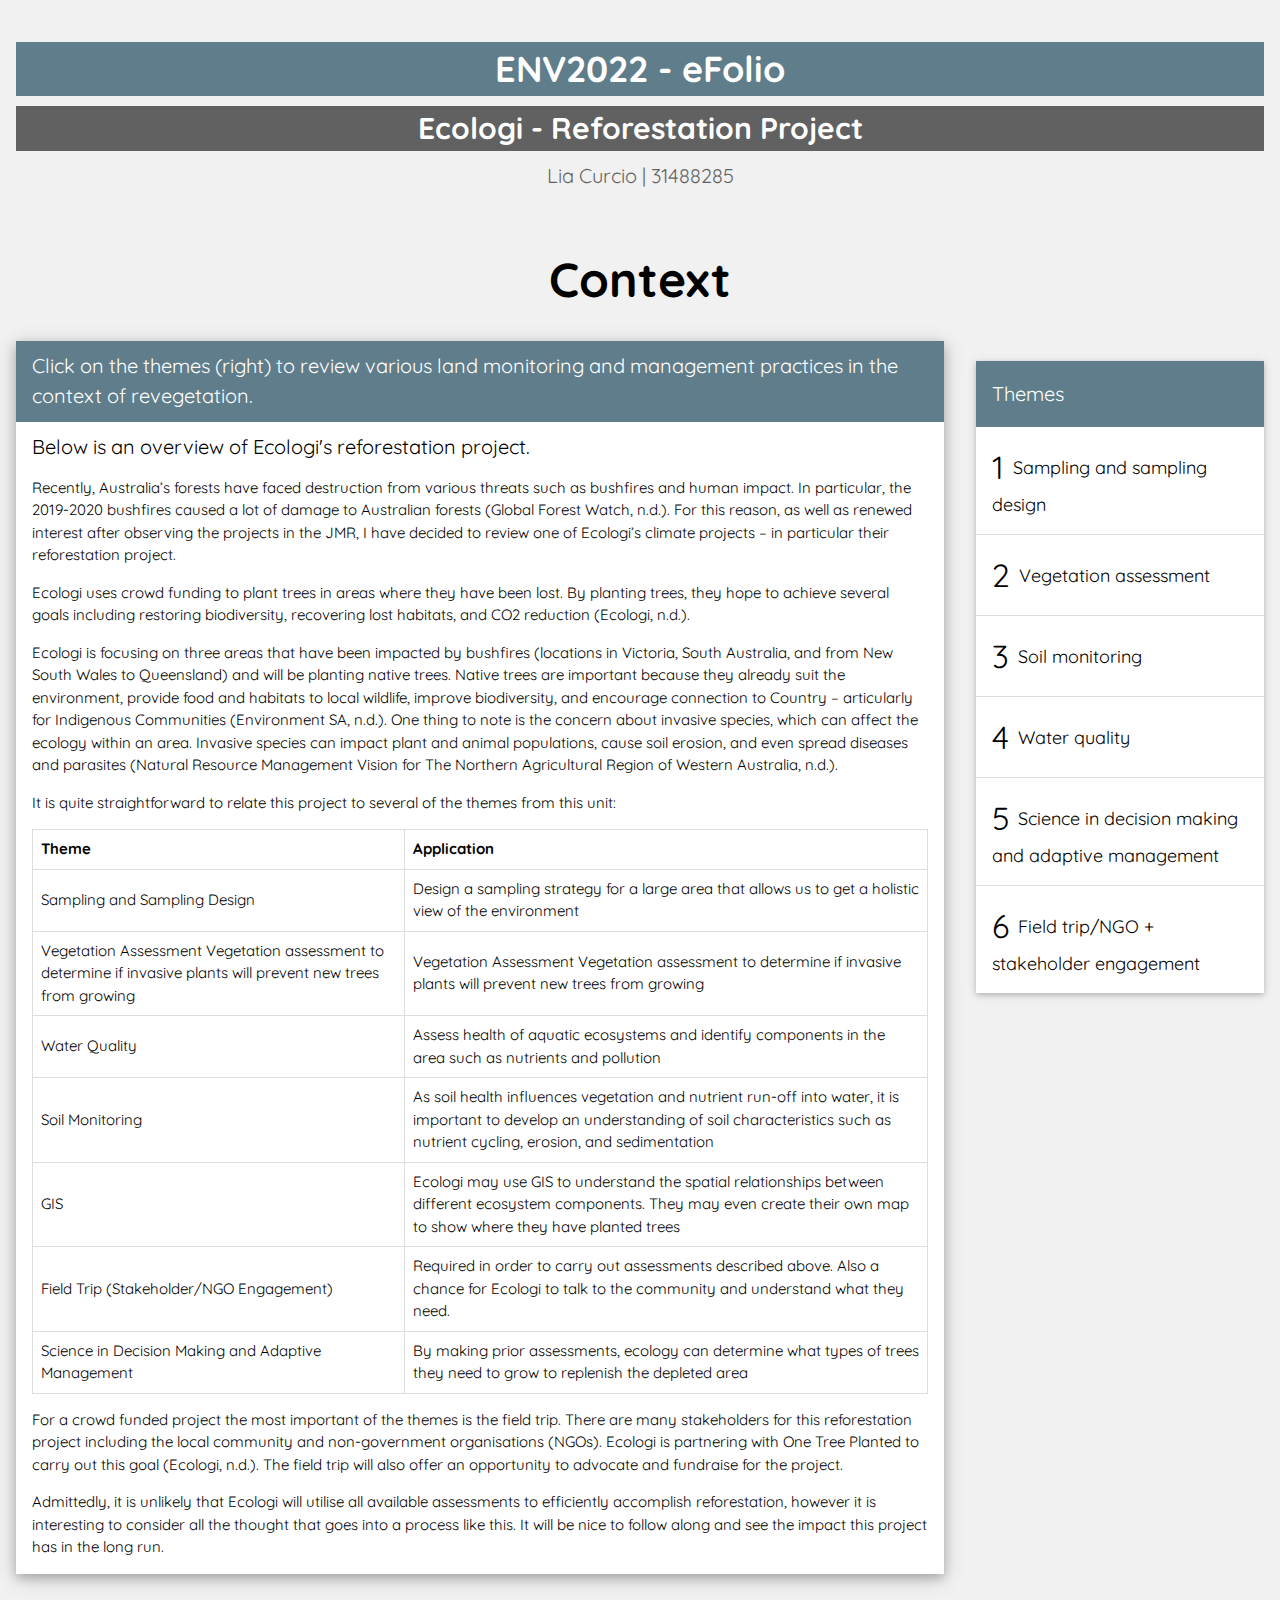
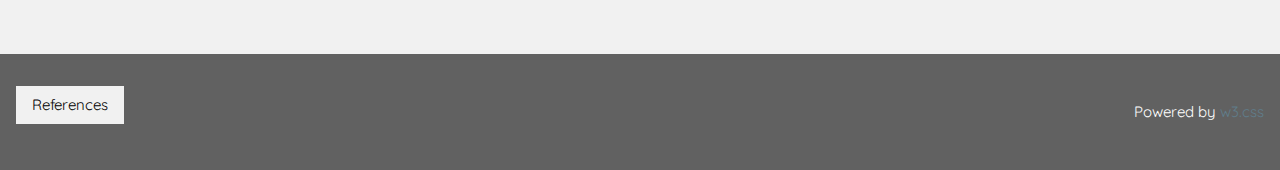
<file: index.html>
<!DOCTYPE html>
<html>
<head>
<title>W3.CSS Template</title>
<meta charset="UTF-8">
<meta name="viewport" content="width=device-width, initial-scale=1">
<link rel="stylesheet" href="https://www.w3schools.com/w3css/4/w3.css">
<link rel="preconnect" href="https://fonts.googleapis.com">
<link rel="preconnect" href="https://fonts.gstatic.com" crossorigin>
<link href="https://fonts.googleapis.com/css2?family=Quicksand&display=swap" rel="stylesheet">
<link rel="stylesheet" href="flow.css">
<style>
body,h1,h2,h3,h4,h5 {font-family: "Quicksand", sans-serif}
</style>
<script src="include.js"></script>
<base target="_blank">
<base>
</head>
<body class="w3-light-grey">

<!-- w3-content defines a container for fixed size centered content, 
and is wrapped around the whole page content, except for the footer in this example -->
<div class="w3-content" style="max-width:1400px">

<!-- Header -->
<div w3-include-html="header.html"></div>
<div class="w3-container w3-center">
  <h1 style="font-size: xxx-large;"><b>Context</b></h1>
</div>
<!-- Grid -->
<div class="w3-row">

<!-- Entries -->
<div class="w3-col s9">
  <!-- Entry 0 -->
  <div class="w3-card-4 w3-margin w3-blue-grey">
    <div class="w3-container">


      <h4>
        Click on the themes (right) to review various land monitoring and management practices in the context of revegetation. 
      </h4>
    </div>
    <div class="w3-container w3-white">
      <h4>
        Below is an overview of Ecologi's reforestation project. 
      </h4>
      <p> 
        Recently, Australia’s forests have faced destruction from various threats such as bushfires and human impact. In particular, the 2019-2020 bushfires caused a lot of damage to Australian forests (Global Forest Watch, n.d.). For this reason, as well as renewed interest after observing the projects in the JMR, I have decided to review one of Ecologi’s climate projects – in particular their reforestation project.
      </p>
      <p>
        Ecologi uses crowd funding to plant trees in areas where they have been lost. By planting trees, they hope to achieve several goals including restoring biodiversity, recovering lost habitats, and CO2 reduction (Ecologi, n.d.).
      </p>
      <p>
        Ecologi is focusing on three areas that have been impacted by bushfires (locations in Victoria, South Australia, and from New South Wales to Queensland) and will be planting native trees. Native trees are important because they already suit the environment, provide food and habitats to local wildlife, improve biodiversity, and encourage connection to Country – articularly for Indigenous Communities (Environment SA, n.d.). One thing to note is the concern about invasive species, which can affect the ecology within an area. Invasive species can impact plant and animal populations, cause soil erosion, and even spread diseases and parasites (Natural Resource Management Vision for The Northern Agricultural Region of Western Australia, n.d.).
      </p>
      <p>It is quite straightforward to relate this project to several of the themes from this unit:</p>
      <table >
        <tr>
          <th>Theme</th>
          <th>Application</th>
        </tr>
        <tr>
          <td>Sampling and Sampling Design</td>
          <td>Design a sampling strategy for a large area that allows us to get a holistic view of the environment</td>
        </tr>
        <tr>
          <td>Vegetation Assessment	Vegetation assessment to determine if invasive plants will prevent new trees from growing</td>
          <td>Vegetation Assessment	Vegetation assessment to determine if invasive plants will prevent new trees from growing</td>
        </tr>
      </tr>
      <tr>
        <td>Water Quality</td>
        <td>Assess health of aquatic ecosystems and identify components in the area such as nutrients and pollution</td>
      </tr>
      <tr>
        <td>Soil Monitoring</td>
        <td>As soil health influences vegetation and nutrient run-off into water, it is important to develop an understanding of soil characteristics such as nutrient cycling, erosion, and sedimentation</td>
      </tr>
      <tr>
        <td>GIS</td>
        <td>Ecologi may use GIS to understand the spatial relationships between different ecosystem components. They may even create their own map to show where they have planted trees</td>
      </tr>
      <tr>
        <td>Field Trip (Stakeholder/NGO Engagement)</td>
        <td>Required in order to carry out assessments described above. Also a chance for Ecologi to talk to the community and understand what they need. </td>
      </tr>
      <tr>
        <td>Science in Decision Making and Adaptive Management</td>
        <td>By making prior assessments, ecology can determine what types of trees they need to grow to replenish the depleted area</td>
      </tr>
      </table>
      <p>For a crowd funded project the most important of the themes is the field trip. There are many stakeholders for this reforestation project including the local community and non-government organisations (NGOs). Ecologi is partnering with One Tree Planted to carry out this goal (Ecologi, n.d.). The field trip will also offer an opportunity to advocate and fundraise for the project. </p>
      <p>Admittedly, it is unlikely that Ecologi will utilise all available assessments to efficiently accomplish reforestation, however it is interesting to consider all the thought that goes into a process like this. It will be nice to follow along and see the impact this project has in the long run. </p>

    

    </div>

    <div class="w3-container">
      <div class="w3-row">
        <div class="w3-col m8 s12">

        </div>
      </div>
    </div>
  </div>
  <hr> 

<!-- END BLOG ENTRIES -->
</div>

<!-- Right column -->
   <div w3-include-html="themes.html"></div>

<!-- END GRID -->
</div><br>

<!-- END w3-content -->
</div>

<!-- Footer -->
<footer class="w3-container w3-dark-grey w3-padding-32 w3-margin-top">
  <button class="w3-button w3-light-grey" onclick="location.href='ref.html';">References</button>
  <p style="float: right;">Powered by <a href="https://www.w3schools.com/w3css/default.asp">w3.css</a></p>
</footer>

<script>
  includeHTML();
</script>
  
</body>
</html>
</file>
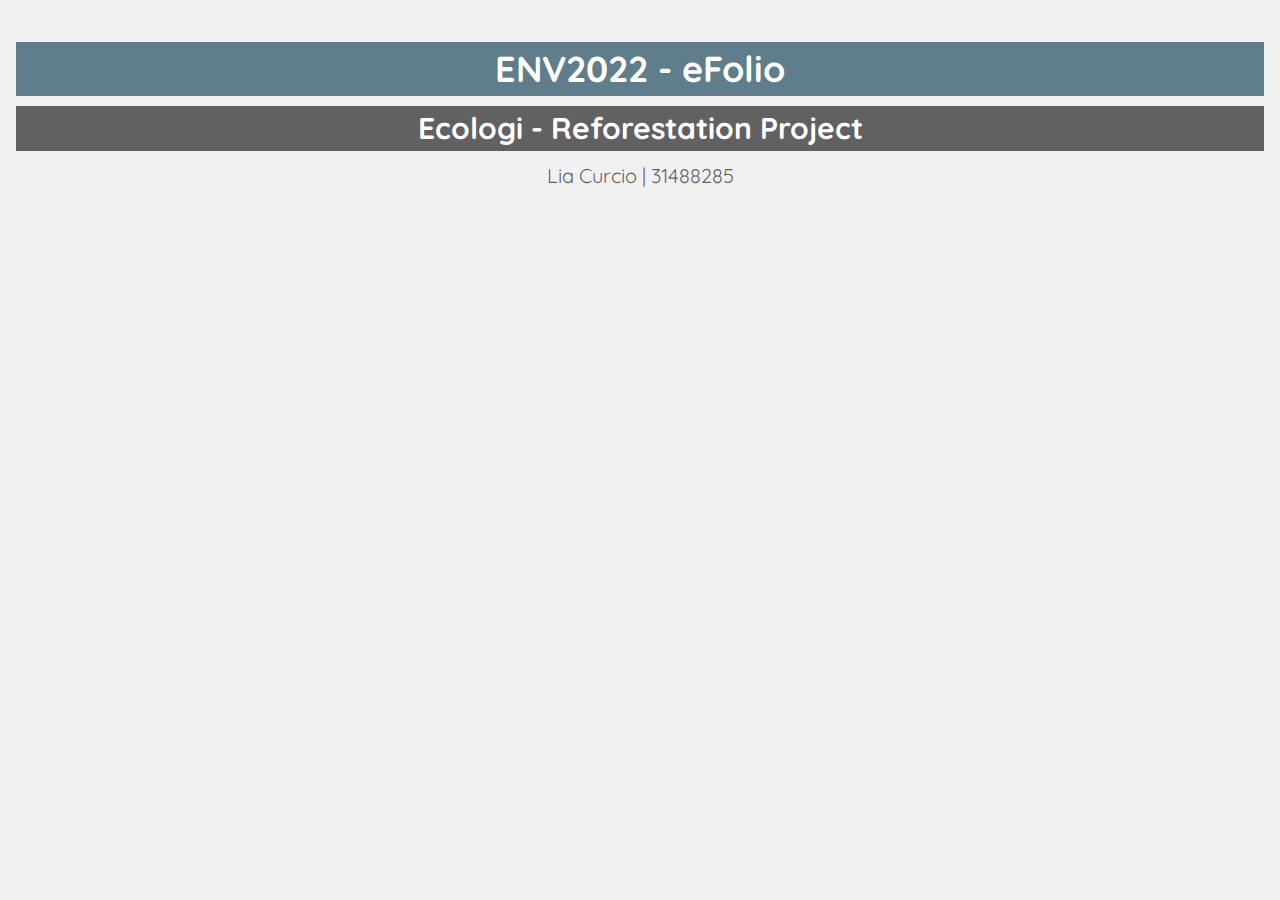
<file: header.html>
<!DOCTYPE html>
<html>
<head>
<title>W3.CSS Template</title>
<meta charset="UTF-8">
<meta name="viewport" content="width=device-width, initial-scale=1">
<link rel="stylesheet" href="https://www.w3schools.com/w3css/4/w3.css">
<link rel="preconnect" href="https://fonts.googleapis.com">
<link rel="preconnect" href="https://fonts.gstatic.com" crossorigin>
<link href="https://fonts.googleapis.com/css2?family=Quicksand&display=swap" rel="stylesheet">
<style>
body,h1,h2,h3,h4,h5 {font-family: "Quicksand", sans-serif}
</style>
<script src="include.js"></script>
</head>
<body class="w3-light-grey">
    <header class="w3-container w3-center w3-padding-32 " onclick="location.href='index.html';"> 
        <h1 class="w3-blue-grey"><b>ENV2022 - eFolio</b></h1>
        <h2 class="w3-dark-grey"><b>Ecologi - Reforestation Project</b></h2>
        <h4><span class="w3-opacity">Lia Curcio | 31488285</span></h4>
      </header>
</body>
</html>
</file>
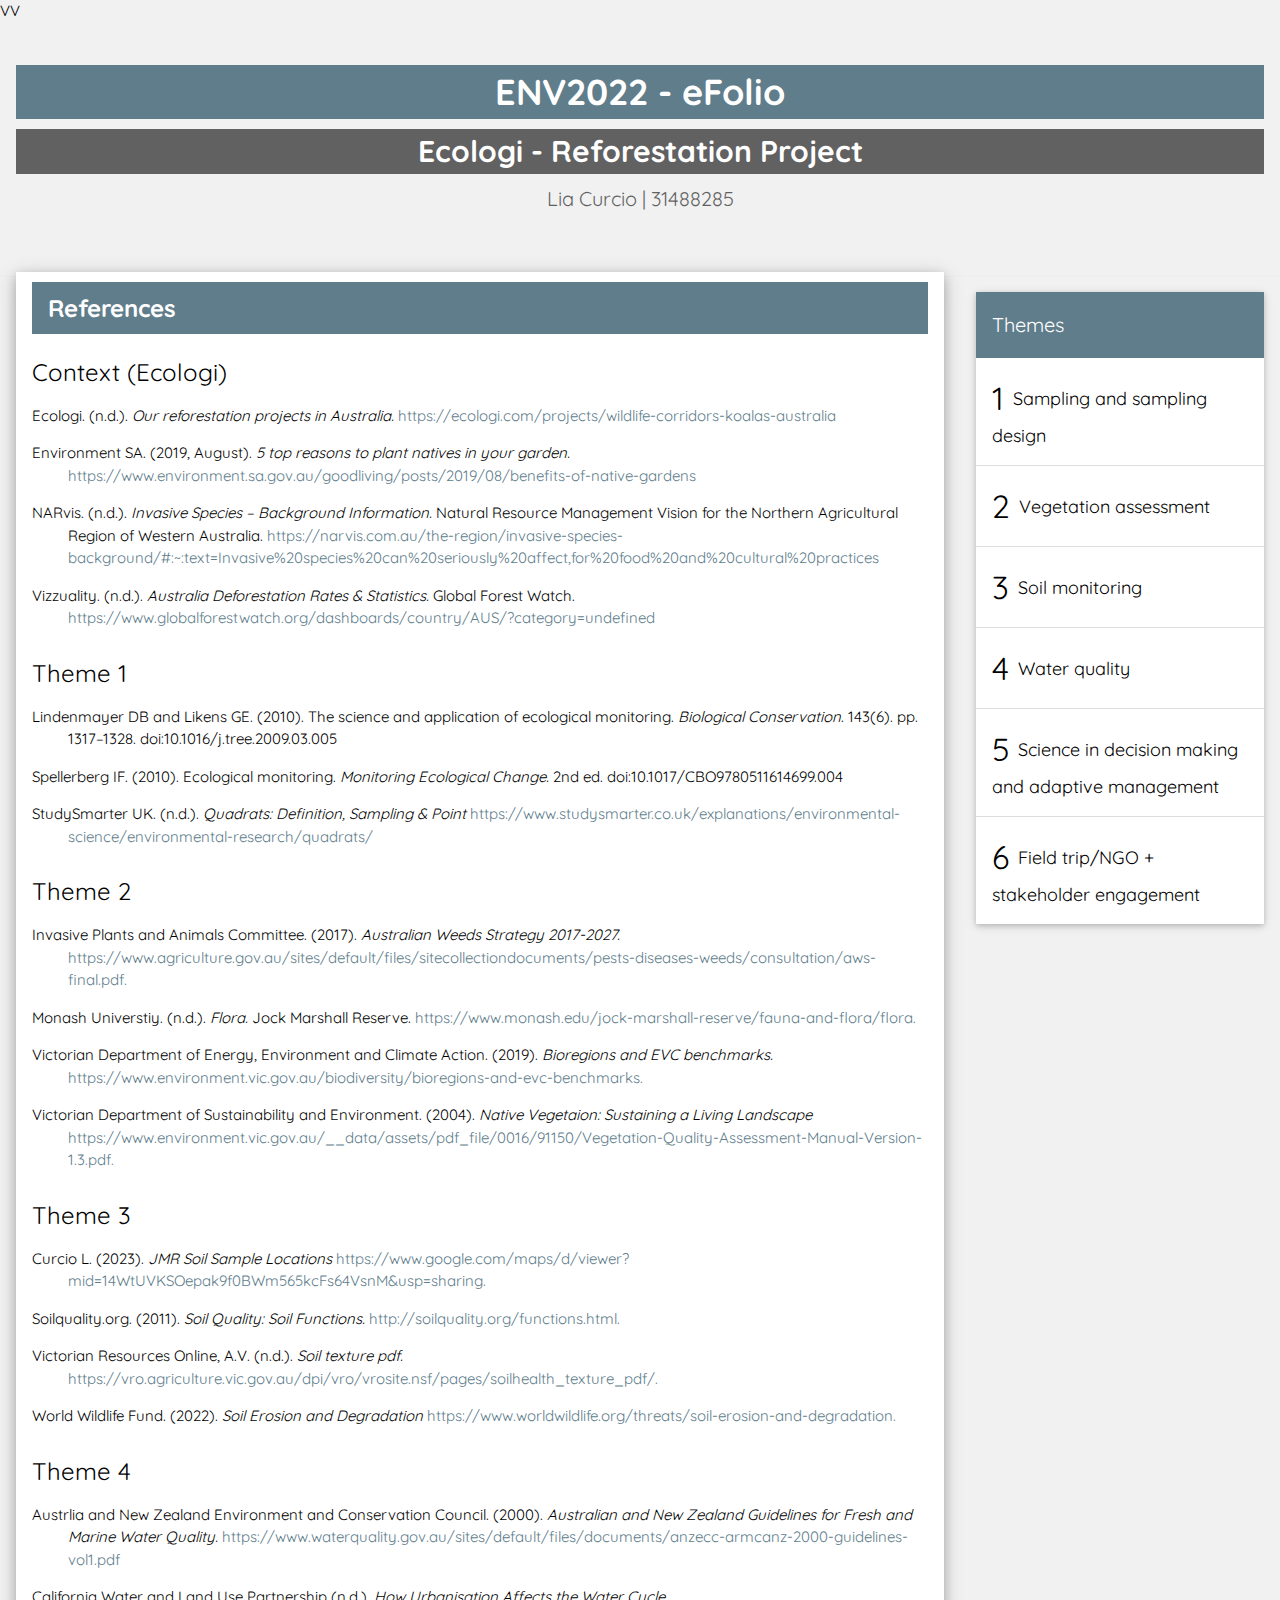
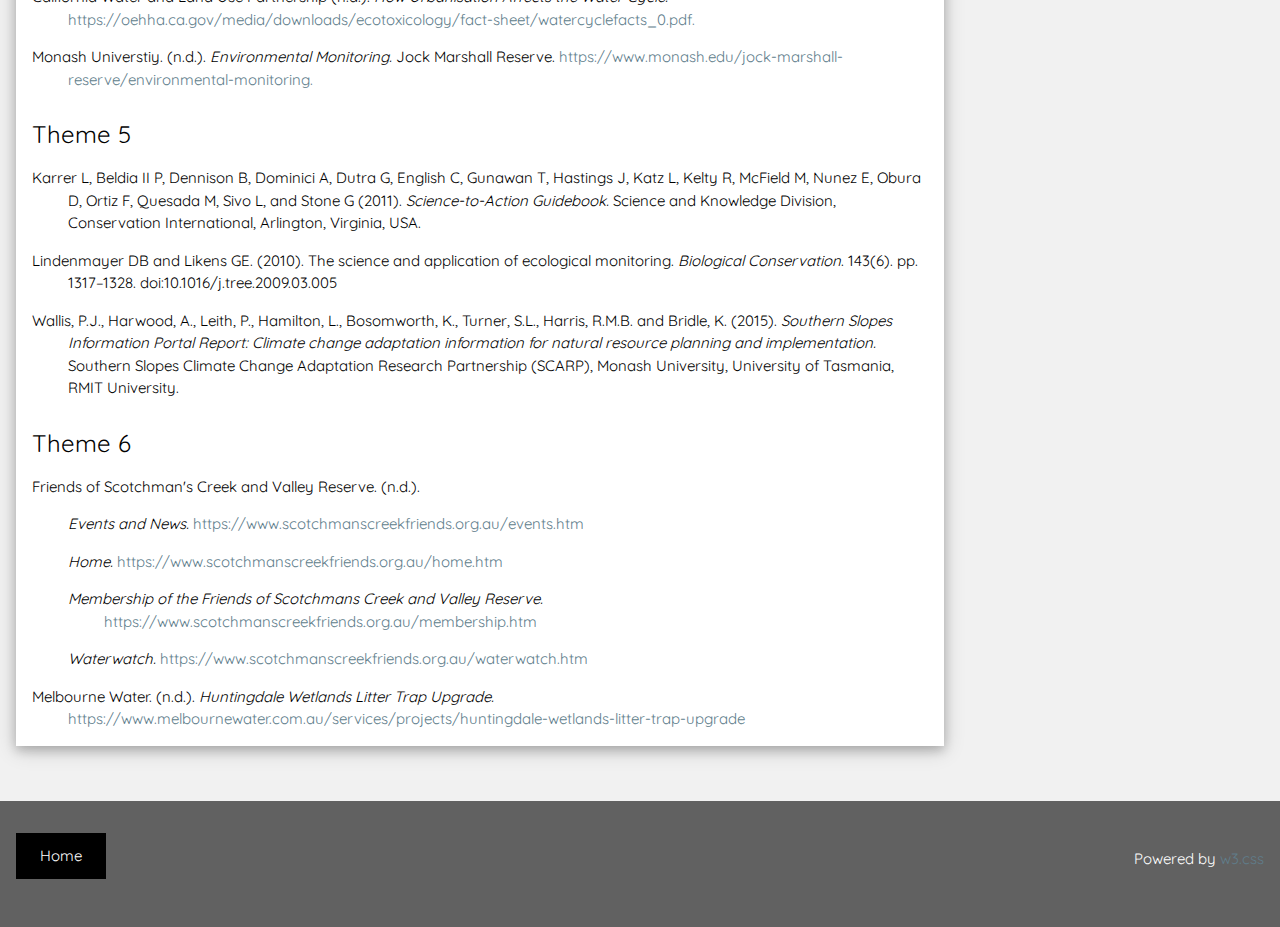
<file: ref.html>
<!DOCTYPE html>
<html>
<head>
<title>W3.CSS Template</title>
<meta charset="UTF-8">
<meta name="viewport" content="width=device-width, initial-scale=1">
<link rel="stylesheet" href="https://www.w3schools.com/w3css/4/w3.css">
<link rel="preconnect" href="https://fonts.googleapis.com">
<link rel="preconnect" href="https://fonts.gstatic.com" crossorigin>
<link href="https://fonts.googleapis.com/css2?family=Quicksand&display=swap" rel="stylesheet">
<link rel="stylesheet" href="flow.css">
<style>
body,h1,h2,h3,h4,h5 {font-family: "Quicksand", sans-serif}
</style>
<script src="include.js"></script>
<base target="_blank">VV
</head>
<body class="w3-light-grey">

<!-- w3-content defines a container for fixed size centered content, 
and is wrapped around the whole page content, except for the footer in this example -->
<div class="w3-content" style="max-width:1400px">

<!-- Header -->
<div w3-include-html="header.html"></div>

<!-- Grid -->
<div class="w3-row">

<!-- Blog entries -->
<div class="w3-col s9">
  <!-- Blog entry -->
  <div class="w3-card-4 w3-margin w3-white">
    <div class="w3-container">
      <h3 class="w3-blue-grey w3-padding"><b>References</b></h3>
    </div>

    <div class="w3-container">
    <div class="w3-row">
        <h3>Context (Ecologi)</h3>
        <div style="padding-left: 36px; text-indent: -36px;">
            <p>Ecologi. (n.d.). <i>Our reforestation projects in Australia.</i> <a href="https://ecologi.com/projects/wildlife-corridors-koalas-australia">https://ecologi.com/projects/wildlife-corridors-koalas-australia </a>  </p>
            <p>Environment SA. (2019, August). <i>5 top reasons to plant natives in your garden.</i> <a href=" https://www.environment.sa.gov.au/goodliving/posts/2019/08/benefits-of-native-gardens"> https://www.environment.sa.gov.au/goodliving/posts/2019/08/benefits-of-native-gardens</a></p>
            <p>NARvis. (n.d.). <i>Invasive Species – Background Information.</i> Natural Resource Management Vision for the Northern Agricultural Region of Western Australia. <a href="https://narvis.com.au/the-region/invasive-species-background/#:~:text=Invasive%20species%20can%20seriously%20affect,for%20food%20and%20cultural%20practices" style="text-wrap: break-word;">https://narvis.com.au/the-region/invasive-species-background/#:~:text=Invasive%20species%20can%20seriously%20affect,for%20food%20and%20cultural%20practices </a></p>
            <p>Vizzuality. (n.d.). <i>Australia Deforestation Rates & Statistics.</i> Global Forest Watch. <a href="https://www.globalforestwatch.org/dashboards/country/AUS/?category=undefined">https://www.globalforestwatch.org/dashboards/country/AUS/?category=undefined </a></p>
        </div>
    </div>
    <div class="w3-row">
        <h3>Theme 1</h3>
        <div style="padding-left: 36px; text-indent: -36px;">
            <p>Lindenmayer DB and Likens GE. (2010). The science and application of ecological monitoring. <i>Biological Conservation</i>. 143(6). pp. 1317–1328. doi:10.1016/j.tree.2009.03.005</p>
            <p>Spellerberg IF. (2010). Ecological monitoring. <i>Monitoring Ecological Change.</i> 2nd ed. doi:10.1017/CBO9780511614699.004</p>
            <p>StudySmarter UK. (n.d.). <i>Quadrats: Definition, Sampling & Point</i> <a href="https://www.studysmarter.co.uk/explanations/environmental-science/environmental-research/quadrats/">https://www.studysmarter.co.uk/explanations/environmental-science/environmental-research/quadrats/</a></p>
        </div>
      </div>
    <div class="w3-row">
        <h3>Theme 2</h3>
        <div style="padding-left: 36px; text-indent: -36px;">
            <p>Invasive Plants and Animals Committee. (2017). <i>Australian Weeds Strategy 2017-2027.</i> <a href="https://www.agriculture.gov.au/sites/default/files/sitecollectiondocuments/pests-diseases-weeds/consultation/aws-final.pdf">https://www.agriculture.gov.au/sites/default/files/sitecollectiondocuments/pests-diseases-weeds/consultation/aws-final.pdf.</a> </p>      
            <p>Monash Universtiy. (n.d.). <i>Flora.</i> Jock Marshall Reserve. <a href="https://www.monash.edu/jock-marshall-reserve/fauna-and-flora/flora">https://www.monash.edu/jock-marshall-reserve/fauna-and-flora/flora.</a></p>
            <p>Victorian Department of Energy, Environment and Climate Action. (2019). <i>Bioregions and EVC benchmarks.</i> <a href="https://www.environment.vic.gov.au/biodiversity/bioregions-and-evc-benchmarks">https://www.environment.vic.gov.au/biodiversity/bioregions-and-evc-benchmarks.</a></p>
            <p>Victorian Department of Sustainability and Environment. (2004). <i>Native Vegetaion: Sustaining a Living Landscape</i> <a href="https://www.environment.vic.gov.au/__data/assets/pdf_file/0016/91150/Vegetation-Quality-Assessment-Manual-Version-1.3.pdf">https://www.environment.vic.gov.au/__data/assets/pdf_file/0016/91150/Vegetation-Quality-Assessment-Manual-Version-1.3.pdf.</a></p>

        </div>      
    </div>
    <div class="w3-row">
        <h3>Theme 3</h3>
        <div style="padding-left: 36px; text-indent: -36px;">
            <p>Curcio L. (2023). <i>JMR Soil Sample Locations</i> <a href="https://www.google.com/maps/d/viewer?mid=14WtUVKSOepak9f0BWm565kcFs64VsnM&usp=sharing ">https://www.google.com/maps/d/viewer?mid=14WtUVKSOepak9f0BWm565kcFs64VsnM&usp=sharing.</a></p>
            <p>Soilquality.org. (2011). <i>Soil Quality: Soil Functions.</i> <a href="http://soilquality.org/functions.html">http://soilquality.org/functions.html.</a> </p>      
            <p>Victorian Resources Online, A.V. (n.d.). <i>Soil texture pdf.</i> <a href="https://vro.agriculture.vic.gov.au/dpi/vro/vrosite.nsf/pages/soilhealth_texture_pdf/">https://vro.agriculture.vic.gov.au/dpi/vro/vrosite.nsf/pages/soilhealth_texture_pdf/.</a> </p>
            <p>World Wildlife Fund. (2022). <i>Soil Erosion and Degradation</i> <a href="https://www.worldwildlife.org/threats/soil-erosion-and-degradation">https://www.worldwildlife.org/threats/soil-erosion-and-degradation.</a> ‌</p>
        </div>      
    </div>
    <div class="w3-row">
        <h3>Theme 4</h3>
        <div style="padding-left: 36px; text-indent: -36px;">
            <p>Austrlia and New Zealand Environment and Conservation Council. (2000). <i>Australian and New Zealand Guidelines for Fresh and Marine Water Quality.</i> <a href="https://www.waterquality.gov.au/sites/default/files/documents/anzecc-armcanz-2000-guidelines-vol1.pdf">https://www.waterquality.gov.au/sites/default/files/documents/anzecc-armcanz-2000-guidelines-vol1.pdf</a> </p>
            <p>California Water and Land Use Partnership (n.d.). <i>How Urbanisation Affects the Water Cycle.</i> <a href="https://oehha.ca.gov/media/downloads/ecotoxicology/fact-sheet/watercyclefacts_0.pdf">https://oehha.ca.gov/media/downloads/ecotoxicology/fact-sheet/watercyclefacts_0.pdf.</a> </p>
            <p>Monash Universtiy. (n.d.). <i>Environmental Monitoring.</i> Jock Marshall Reserve. <a href="https://www.monash.edu/jock-marshall-reserve/environmental-monitoring">https://www.monash.edu/jock-marshall-reserve/environmental-monitoring.</a></p>
        </div>      
    </div>
    <div class="w3-row">
        <h3>Theme 5</h3>
        <div style="padding-left: 36px; text-indent: -36px;">
            <p>Karrer L, Beldia II P, Dennison B, Dominici A, Dutra G, English C, Gunawan T, Hastings J, Katz L, Kelty R, McField M, Nunez E, Obura D, Ortiz F, Quesada M, Sivo L, and Stone G (2011). <i> Science-to-Action Guidebook. </i>Science and Knowledge Division, Conservation International, Arlington, Virginia, USA.</p>
            <p>Lindenmayer DB and Likens GE. (2010). The science and application of ecological monitoring. <i>Biological Conservation</i>. 143(6). pp. 1317–1328. doi:10.1016/j.tree.2009.03.005</p>
            <p>Wallis, P.J., Harwood, A., Leith, P., Hamilton, L., Bosomworth, K., Turner, S.L., Harris, R.M.B. and Bridle, K. (2015). <i>
                Southern Slopes Information Portal Report: Climate change adaptation information for natural resource planning and
                implementation.</i>  Southern Slopes Climate Change Adaptation Research Partnership (SCARP), Monash University,
                University of Tasmania, RMIT University. </p>
        </div>      
    </div>
    <div class="w3-row">
        <h3>Theme 6</h3>
        <div style="padding-left: 36px; text-indent: -36px;">
            <p>Friends of Scotchman's Creek and Valley Reserve. (n.d.). 
            <div style="padding-left: 36px;">
                <p><i> Events and News. </i><a href="https://www.scotchmanscreekfriends.org.au/events.htm"> https://www.scotchmanscreekfriends.org.au/events.htm </a></p>
                <p><i> Home. </i><a href="https://www.scotchmanscreekfriends.org.au/home.htm"> https://www.scotchmanscreekfriends.org.au/home.htm </a></p>
                <p><i> 	
                    Membership of the Friends of Scotchmans Creek and Valley Reserve. </i><a href="https://www.scotchmanscreekfriends.org.au/membership.htm"> https://www.scotchmanscreekfriends.org.au/membership.htm </a></p>
                <p><i> Waterwatch. </i><a href="https://www.scotchmanscreekfriends.org.au/waterwatch.htm"> https://www.scotchmanscreekfriends.org.au/waterwatch.htm </a></p>
            </div>
            
         
            <p>Melbourne Water. (n.d.). <i>Huntingdale Wetlands Litter Trap Upgrade.</i> <a href="https://www.melbournewater.com.au/services/projects/huntingdale-wetlands-litter-trap-upgrade"> https://www.melbournewater.com.au/services/projects/huntingdale-wetlands-litter-trap-upgrade</a> </p>
        </div>      
    </div>
    </div>
  </div>
<!-- END BLOG ENTRIES -->
</div>

<!-- Right column -->
     <div w3-include-html="themes.html"></div>


<!-- END GRID -->
</div><br>

<!-- END w3-content -->
</div>

<!-- Footer -->
<footer class="w3-container w3-dark-grey w3-padding-32 w3-margin-top">
  <button class="w3-button w3-black w3-padding-large w3-margin-bottom" onclick="location.href='index.html';">Home</button>
  <p style="float: right;">Powered by <a href="https://www.w3schools.com/w3css/default.asp">w3.css</a></p>
</footer>

<script>
    includeHTML();
</script>

</body>
</html>
</file>
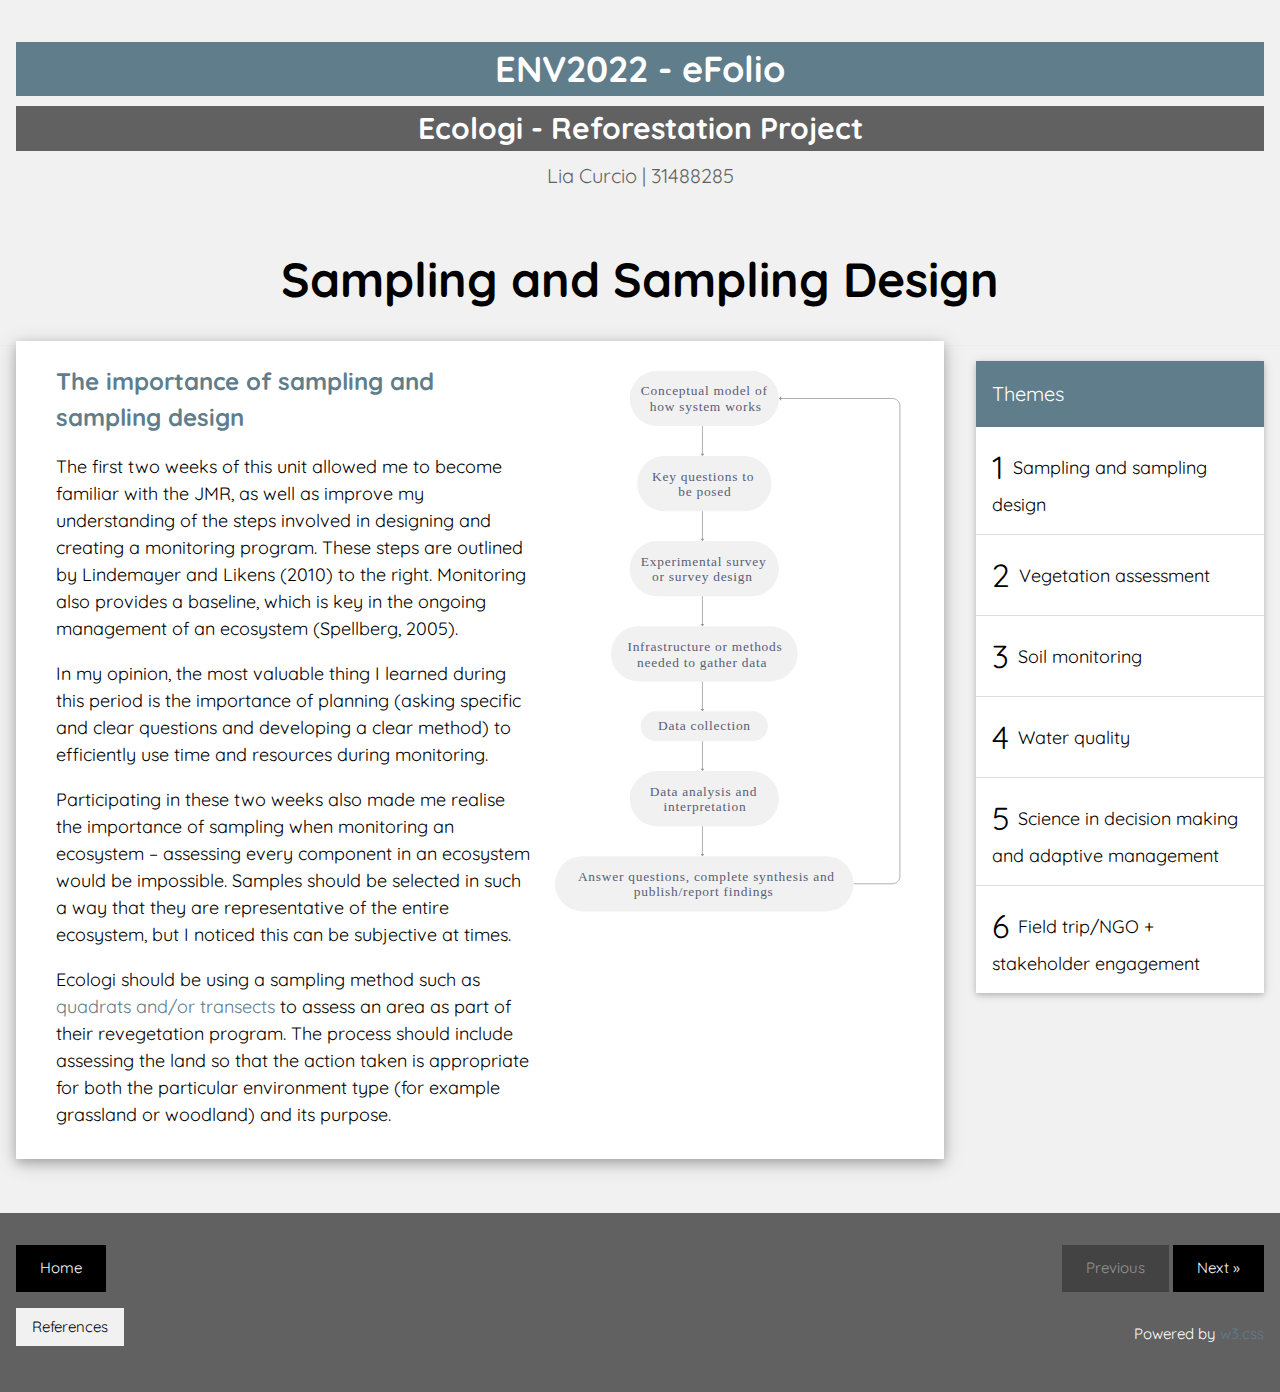
<file: t1.html>
<!DOCTYPE html>
<html>
<head>
<title>W3.CSS Template</title>
<meta charset="UTF-8">
<meta name="viewport" content="width=device-width, initial-scale=1">
<link rel="stylesheet" href="https://www.w3schools.com/w3css/4/w3.css">
<link rel="preconnect" href="https://fonts.googleapis.com">
<link rel="preconnect" href="https://fonts.gstatic.com" crossorigin>
<link href="https://fonts.googleapis.com/css2?family=Quicksand&display=swap" rel="stylesheet">
<link rel="stylesheet" href="flow.css">
<style>
body,h1,h2,h3,h4,h5 {font-family: "Quicksand", sans-serif}
</style>
<script src="include.js"></script>
<base target="_blank">
</head>
<body class="w3-light-grey">

<!-- w3-content defines a container for fixed size centered content, 
and is wrapped around the whole page content, except for the footer in this example -->
<div class="w3-content" style="max-width:1400px">

<!-- Header -->
<div w3-include-html="header.html"></div>
<div class="w3-container w3-center">
  <h1 style="font-size: xxx-large;"><b>Sampling and Sampling Design</b></h1>
</div>

<!-- Grid -->
<div class="w3-row">

<!-- Blog entries -->
<div class="w3-col s9">
  <!-- Blog entry -->
  <div class="w3-card-4 w3-margin w3-white">
    <div class="w3-container">
      <div class="w3-col s7 w3-padding-large" style="font-size: large" >
        <h3 class="w3-text-blue-gray"><b>The importance of sampling and sampling design</b></h3>
        <p>The first two weeks of this unit allowed me to become familiar with the JMR, as well as improve my understanding of the steps involved in designing and creating a monitoring program. These steps are outlined by Lindemayer and Likens (2010) to the right. Monitoring also provides a baseline, which is key in the ongoing management of an ecosystem (Spellberg, 2005).</p>
        <p>In my opinion, the most valuable thing I learned during this period is the importance of planning (asking specific and clear questions and developing a clear method) to efficiently use time and resources during monitoring.</p>
        <p>Participating in these two weeks also made me realise the importance of sampling when monitoring an ecosystem – assessing every component in an ecosystem would be impossible. Samples should be selected in such a way that they are representative of the entire ecosystem, but I noticed this can be subjective at times.</p>
        <p>Ecologi should be using a sampling method such as <a href="https://www.studysmarter.co.uk/explanations/environmental-science/environmental-research/quadrats/">quadrats and/or transects</a> to assess an area as part of their revegetation program. The process should include assessing the land so that the action taken is appropriate for both the particular environment type (for example grassland or woodland) and its purpose.</p> 
    
      </div>
        <div class="w3-col s5" w3-include-html="flow.html"></div>
      </div>

  </div>
<!-- END BLOG ENTRIES -->
</div>

<!-- Right column -->
   <div w3-include-html="themes.html"></div>

<!-- END GRID -->
</div><br>

<!-- END w3-content -->
</div>

<!-- Footer -->
<footer class="w3-container w3-dark-grey w3-padding-32 w3-margin-top">
  <button class="w3-button w3-black w3-padding-large w3-margin-bottom" onclick="location.href='index.html';">Home</button>
  <div style="float: right;">
  <button class="w3-button w3-black w3-disabled w3-padding-large w3-margin-bottom">Previous</button>
  <button class="w3-button w3-black w3-padding-large w3-margin-bottom" onclick="location.href='t2.html';">Next »</button>
  </div>
  <br>
  <button class="w3-button w3-light-grey" onclick="location.href='ref.html';">References</button>
  <p style="float: right;">Powered by <a href="https://www.w3schools.com/w3css/default.asp">w3.css</a></p>
</footer>

<script>
  includeHTML();
</script>
  
</body>
</html>
</file>
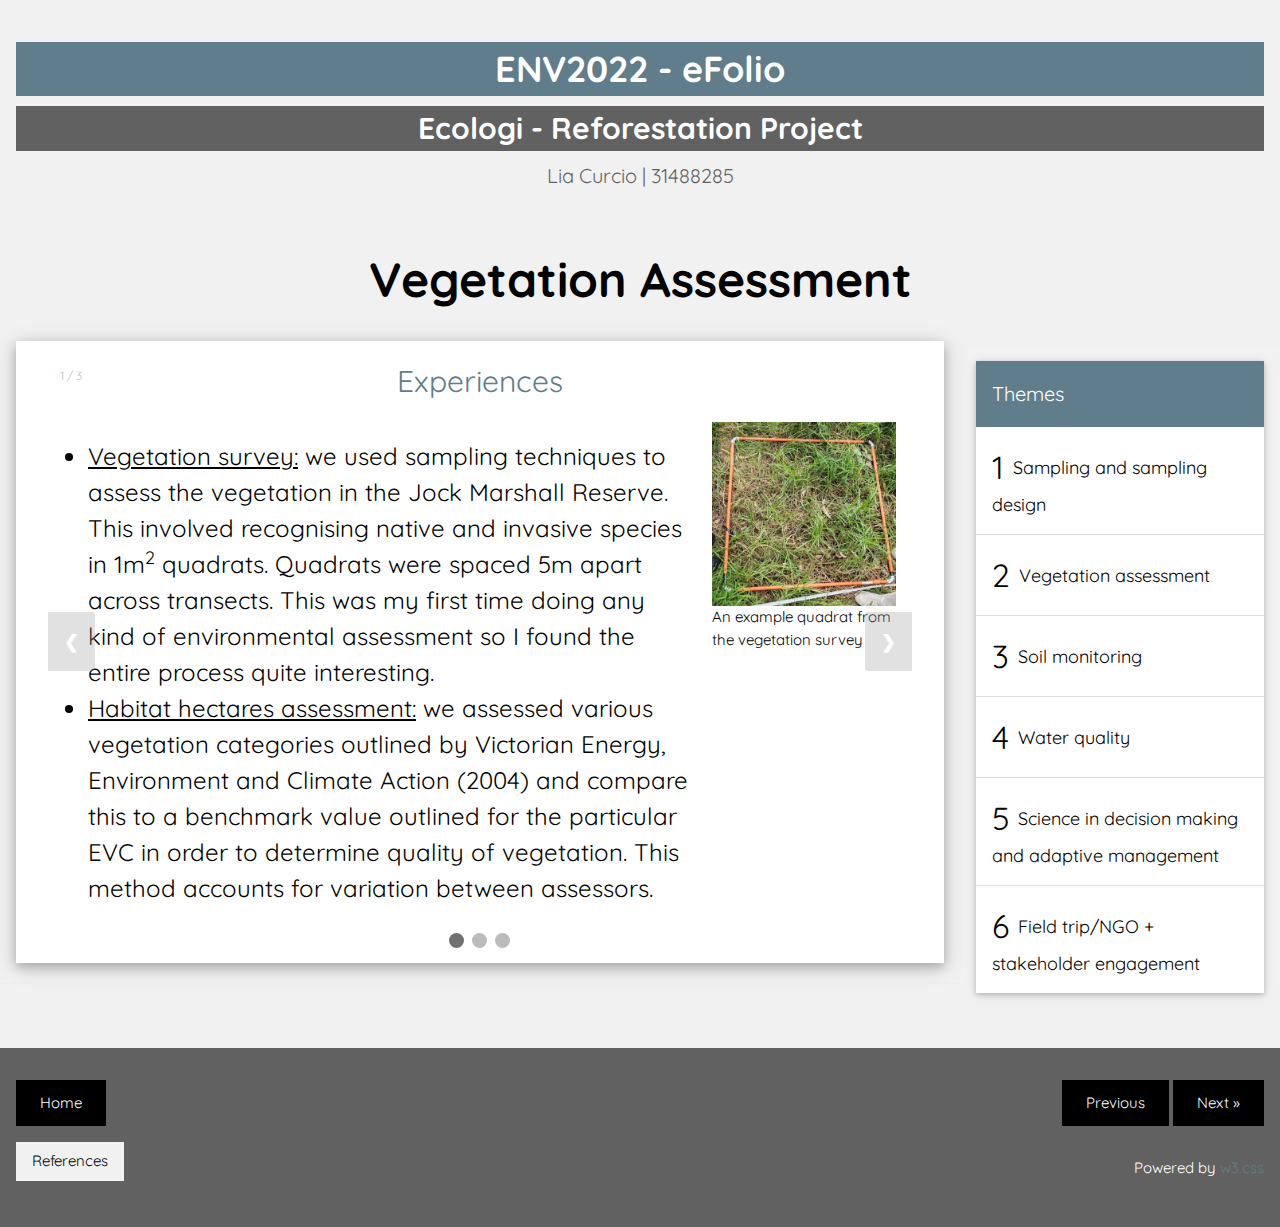
<file: t2.html>
<!DOCTYPE html>
<html>
<head>
<title>W3.CSS Template</title>
<meta charset="UTF-8">
<meta name="viewport" content="width=device-width, initial-scale=1">
<link rel="stylesheet" href="https://www.w3schools.com/w3css/4/w3.css">
<link rel="preconnect" href="https://fonts.googleapis.com">
<link rel="preconnect" href="https://fonts.gstatic.com" crossorigin>
<link href="https://fonts.googleapis.com/css2?family=Quicksand&display=swap" rel="stylesheet">
<link rel="stylesheet" href="flow.css">
<style>
body,h1,h2,h3,h4,h5 {font-family: "Quicksand", sans-serif}
</style>
<script src="include.js"></script>
<base target="_blank">
</head>
<body class="w3-light-grey">

<!-- w3-content defines a container for fixed size centered content, 
and is wrapped around the whole page content, except for the footer in this example -->
<div class="w3-content" style="max-width:1400px">

<!-- Header -->
<div w3-include-html="header.html"></div>
<div class="w3-container w3-center">
  <h1 style="font-size: xxx-large;"><b>Vegetation Assessment</b></h1>
</div>

<!-- Grid -->
<div class="w3-row">

<!-- Blog entries -->
<div class="w3-col s9">
  <!-- Blog entry -->
  <div class="w3-card-4 w3-margin w3-white">
    <div class="w3-container">
      <div class="w3-row w3-padding">
        <div class="slideshow-container">

          <div class="mySlides fade">
            <div class="numbertext">1 / 3</div>
            <div>
              <h2 class="w3-text-blue-gray w3-center">Experiences</h2>
              <div class="w3-row">
                <div class="w3-col s9" style="font-size: x-large;">
                  <ul>
                  <li><u>Vegetation survey:</u> we used sampling techniques to assess the vegetation in the Jock Marshall Reserve. This involved recognising native and invasive species in 1m<sup>2</sup> quadrats. Quadrats were spaced 5m apart across transects. This was my first time doing any kind of environmental assessment so I found the entire process quite interesting. </li>
                  <li><u>Habitat hectares assessment:</u> we assessed various vegetation categories outlined by Victorian Energy, Environment and Climate Action (2004) and compare this to a benchmark value outlined for the particular EVC in order to determine quality of vegetation. This method accounts for variation between assessors. </li>
                  </ul>
                </div>
                <div class="w3-col s3 w3-padding">
                  <img src="quadrat.jpg" width="100%">
                  <figcaption>An example quadrat from the vegetation survey</figcaption>
                </div>
              </div>
            </div>
          </div>
          <div class="mySlides fade">
            <div class="numbertext">2 / 3</div>
            <h2 class="w3-text-blue-gray w3-center">Challenges</h2>
            <ul style="font-size: x-large;">
              <li><u>Identifying native and non-native species:</u> while a list of species that can be found in the Jock Marshall Reserve are <a href="https://www.monash.edu/jock-marshall-reserve/fauna-and-flora/flora">listed online, </a> I personally struggled to identify native and non-native species. The best way to overcome this would be to regularly expose myself to plants, and pay attention to their characteristics. This means that even if I do not know a plant species, I can recognise when it is abundant or occurring in multiple locations.</li>
              <li><u>Making coverage estimates:</u> while I felt that I did not have difficulty with this, this method is subjective. Luckily, there are a couple ways to reduce discrepancy. Firstly, practice: it will get easier to determine an accurate value as you get used to making judgemnts. Secondly, compare judgements with another assessor: this is a way to determine whether you are in the correct ballpark with your estimates.</li>
            </ul>
          </div>
          
          <div class="mySlides fade">
            <div class="numbertext">3 / 3</div>
            <div>
            <h2 class="w3-text-blue-gray w3-center">Applications</h2>
            <ul style="font-size: x-large;">
              <li>Ecologi should first learn which <a href="https://www.environment.vic.gov.au/biodiversity/bioregions-and-evc-benchmarks">EVC</a> applies to the area. A comprehensive list of species present, like the one for the JMR, is unlikely to exist so it is important to work with the local community as their knowledge can be helpful. Otherwise, you can review EVCs to give hints regarding which species to expect in an area. This is also a good source for which species to use to revegetate the area.</li>
              <li>Ecologi needs to consider if the presence of invasive species will negate other revegetation efforts. High weed cover may stop new plants from growing, which would make revegetation efforts pointless.</li>
              <li>If weeds are a concern, consider developing a weed control plan to be used alongside the reforestation project. The Australian Plants and Animals Committee has a <a href="https://www.agriculture.gov.au/sites/default/files/sitecollectiondocuments/pests-diseases-weeds/consultation/aws-final.pdf"> weed management strategy (2017)</a> that Ecologi can use as a guide when outlining their weed control plan.</li>
            </ul>

            </div>
          </div>
          
          <a class="prev" onclick="plusSlides(-1)">&#10094;</a>
          <a class="next" onclick="plusSlides(1)">&#10095;</a>
          </div>
                    
          <br>
          <!-- The dots/circles -->
          <div style="text-align:center">
            <span class="dot" onclick="currentSlide(1)"></span>
            <span class="dot" onclick="currentSlide(2)"></span>
            <span class="dot" onclick="currentSlide(3)"></span>
          </div>
          
        </div>
      </div>
  </div>
  <hr>
<!-- END BLOG ENTRIES -->
</div>

<!-- Right column -->
  <div w3-include-html="themes.html"></div> 


<!-- END GRID -->
</div><br>

<!-- END w3-content -->
</div>

<!-- Footer -->
<footer class="w3-container w3-dark-grey w3-padding-32 w3-margin-top">
  <button class="w3-button w3-black w3-padding-large w3-margin-bottom" onclick="location.href='index.html';">Home</button>
  <div style="float: right;">
  <button class="w3-button w3-black w3-padding-large w3-margin-bottom" onclick="location.href='t1.html';">Previous</button>
  <button class="w3-button w3-black w3-padding-large w3-margin-bottom" onclick="location.href='t3.html';">Next »</button>
  </div>
  <br>
  <button class="w3-button w3-light-grey" onclick="location.href='ref.html';">References</button>
  <p style="float: right;">Powered by <a href="https://www.w3schools.com/w3css/default.asp">w3.css</a></p>
</footer>

<script>
  includeHTML();
  let slideIndex = 1;
  showSlides(slideIndex);
  </script>

</body>
</html>
</file>
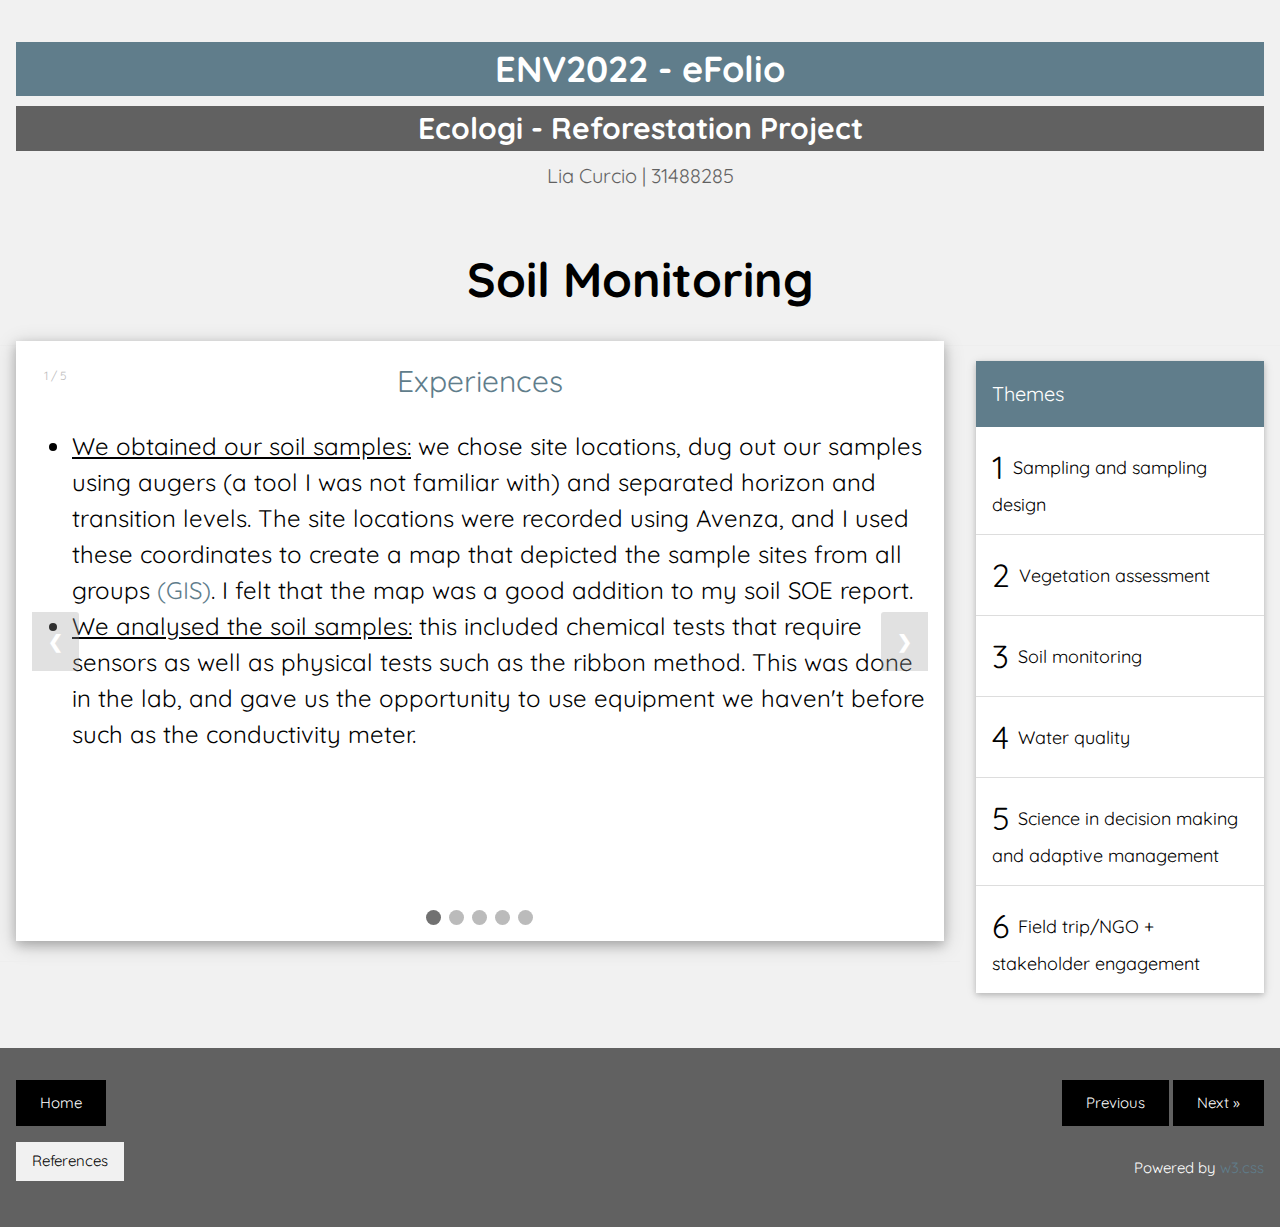
<file: t3.html>
<!DOCTYPE html>
<html>
<head>
<title>W3.CSS Template</title>
<meta charset="UTF-8">
<meta name="viewport" content="width=device-width, initial-scale=1">
<link rel="stylesheet" href="https://www.w3schools.com/w3css/4/w3.css">
<link rel="preconnect" href="https://fonts.googleapis.com">
<link rel="preconnect" href="https://fonts.gstatic.com" crossorigin>
<link href="https://fonts.googleapis.com/css2?family=Quicksand&display=swap" rel="stylesheet">
<link rel="stylesheet" href="flow.css">
<style>
body,h1,h2,h3,h4,h5 {font-family: "Quicksand", sans-serif}
</style>
<script src="include.js"></script>
<base target="_blank">
</head>
<body class="w3-light-grey">

<!-- w3-content defines a container for fixed size centered content, 
and is wrapped around the whole page content, except for the footer in this example -->
<div class="w3-content" style="max-width:1400px">

<!-- Header -->
<div w3-include-html="header.html"></div>
<div class="w3-container w3-center">
  <h1 style="font-size: xxx-large;"><b>Soil Monitoring</b></h1>
</div>

<!-- Grid -->
<div class="w3-row">

<!-- Blog entries -->
<div class="w3-col s9">
  <!-- Blog entry -->
  <div class="w3-card-4 w3-margin w3-white">
    
    <div class="w3-container w3-padding" style="height: 600px;">

<!-- Slideshow container -->
<div class="slideshow-container">

  <!-- Full-width images with number and caption text -->
  <div class="mySlides fade">
    <div class="numbertext">1 / 5</div>
    <h2 class="w3-text-blue-gray w3-center">Experiences</h2>
    <ul style="font-size: x-large;">
      <li><u>We obtained our soil samples:</u> we chose site locations, dug out our samples using augers (a tool I was not familiar with) and separated horizon and transition levels. The site locations were recorded using Avenza, and I used these coordinates to create a map that depicted the sample sites from all groups <span style="color: #607d8b; cursor: pointer;" onclick="currentSlide(2)">(GIS)</span>. I felt that the map was a good addition to my soil SOE report.</li>
      <li><u>We analysed the soil samples:</u> this included chemical tests that require sensors as well as physical tests such as the ribbon method. This was done in the lab, and gave us the opportunity to use equipment we haven't before such as the conductivity meter.</li>
    </ul>
  </div>

  <div class="mySlides fade">
    <div class="numbertext">2 / 5</div>
    <h2 class="w3-text-blue-gray w3-center">GIS - Soil sample locations</h2>
    <iframe src="https://www.google.com/maps/d/u/0/embed?mid=14WtUVKSOepak9f0BWm565kcFs64VsnM&ehbc=2E312F" width="100%" height="420"></iframe>
  </div>

  <div class="mySlides fade">
    <div class="numbertext">3 / 5</div>
    <h2 class="w3-text-blue-gray w3-center">Challenges</h2>
    <ul style="font-size: x-large;">
      <li><u>Obtaining soil samples:</u> this was the biggest challenge from the soil classes. Unfortunately we chose sites that had high clay content, which resulted in the sample getting stuck in the auger, which you can see in  <span style="color: #607d8b; cursor: pointer;" onclick="currentSlide(4)">Figure 2</span>. We had to wrestle to remove the soil each time. This may have caused issues during our analysis, as the inefficient removal of soil may have interfered with the sample.</li>
      <li><u>Judging soil characteristics:</u> while the indicators that we used are not subjective, making decisions as to which category a soil fell into was at times challenging. Two indicators where I noticed this struggle was <a href="https://vro.agriculture.vic.gov.au/dpi/vro/vrosite.nsf/pages/soilhealth_texture_pdf/$FILE/QRG_Texture.pdf">assessing soil texture</a> by physically manipulating the soil, as well as the pH test. I think with both of these techniques, practice is the best and easiest way to improve since as we are exposed to more soil types, the differences become clearer.</li>
    </ul>
  </div>

  <div class="mySlides fade">
    <div class="numbertext">4 / 5</div>
    <div class="w3-row">
      <h2 class="w3-text-blue-gray w3-center">Gallery</h2>
      <div class="w3-col s4 w3-padding-small">
      <img src="soil_group.jpg" width="100%">
      <figcaption >Figure 1: Group 2 collecting samples</figcaption>
      </div>
      <div class="w3-col s4 w3-padding-small">
        <img src="soil_auger.jpg" width="100%">
        <figcaption >Figure 2: Soil in an auger</figcaption>
      </div>
      <div class="w3-col s4 w3-padding-small">
        <img src="soil_col.jpg" width="100%">
        <figcaption >Figure 3: Soils displayed to show horizons and transitions</figcaption>
      </div>
    </div>
  </div>

  <div class="mySlides fade">
    <div class="numbertext">5 / 5</div>
    <h2 class="w3-text-blue-gray w3-center">Applications</h2>
    <ul style="font-size: x-large;">
      <li>Soil has <a href="http://soilquality.org/functions.html">many functions,</a> but one of it's most important ones is providing nutrients for plants. Knowing the soil conditions is vital for ensuring that the revegetation efforts are effective.</li>
      <li>Additionally, understanding the soil conditions assist in selecting plants that are suitable. This, combined with EVC species lists (mentioned in <a href="t2.html" target="_parent">Vegetation Assessment</a> entry), should enable Ecologi to select the best plants for the location.</li>
      <li>Revegation is also a way to improve soil health. This is the best way to reduce erosion while also improving the overall health of the ecosystem. Erosion reduction also has <a href="https://www.worldwildlife.org/threats/soil-erosion-and-degradation#:~:text=The%20effects%20of%20soil%20erosion,water%2C%20which%20can%20worsen%20flooding.">additional benefits</a>, including reducing pollution in waterways.</li>
    </ul>
  </div>

  <!-- Next and previous buttons -->
  <a class="prev" onclick="plusSlides(-1)">&#10094;</a>
  <a class="next" onclick="plusSlides(1)">&#10095;</a>
</div>


<!-- The dots/circles -->
<div style="text-align:center">
  <span class="dot" onclick="currentSlide(1)"></span>
  <span class="dot" onclick="currentSlide(2)"></span>
  <span class="dot" onclick="currentSlide(3)"></span>
  <span class="dot" onclick="currentSlide(4)"></span>
  <span class="dot" onclick="currentSlide(5)"></span>
</div>

      <div class="w3-row">
      </div>
    </div>
  </div>
  <hr>
<!-- END BLOG ENTRIES -->
</div>

<!-- Right column -->
   <div w3-include-html="themes.html"></div>

<!-- END GRID -->
</div><br>

<!-- END w3-content -->
</div>

<!-- Footer -->
<footer class="w3-container w3-dark-grey w3-padding-32 w3-margin-top">
  <button class="w3-button w3-black w3-padding-large w3-margin-bottom" onclick="location.href='index.html';">Home</button>
  <div style="float: right;">
  <button class="w3-button w3-black w3-padding-large w3-margin-bottom" onclick="location.href='t2.html';">Previous</button>
  <button class="w3-button w3-black w3-padding-large w3-margin-bottom" onclick="location.href='t4.html';">Next »</button>
  </div>
  <br>
  <button class="w3-button w3-light-grey" onclick="location.href='ref.html';">References</button>
  <p style="float: right;">Powered by <a href="https://www.w3schools.com/w3css/default.asp">w3.css</a></p>
</footer>

<script>
  includeHTML();
  let slideIndex = 1;
  showSlides(slideIndex); 
  </script>

</body>
</html>
</file>
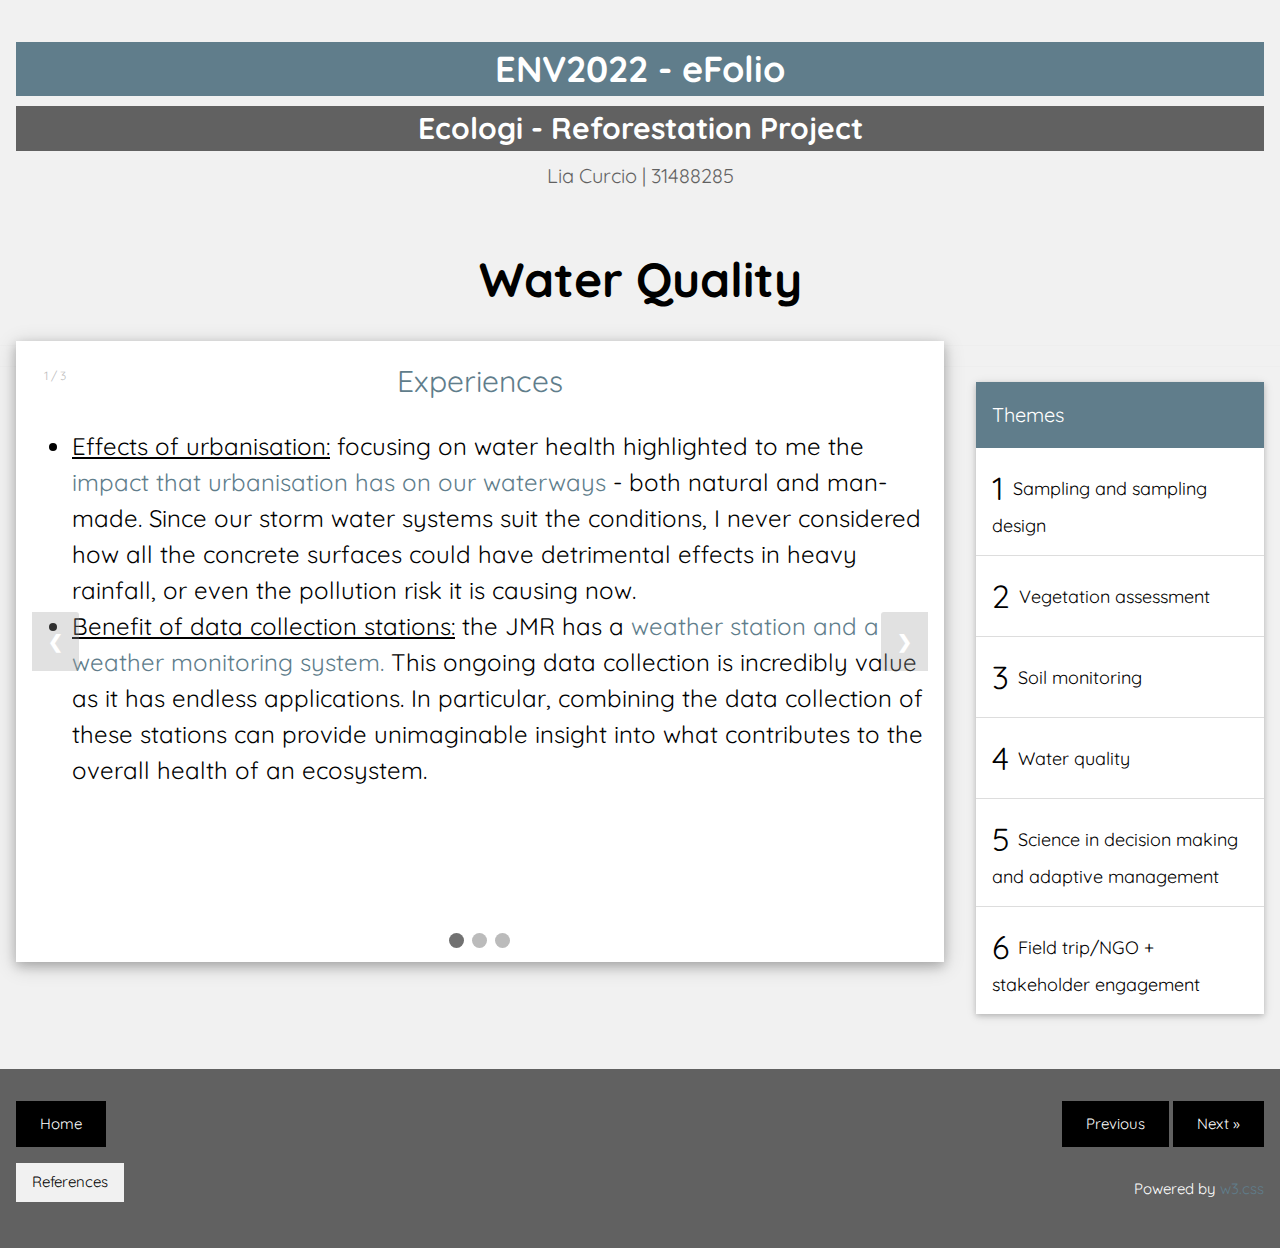
<file: t4.html>
<!DOCTYPE html>
<html>
<head>
<title>W3.CSS Template</title>
<meta charset="UTF-8">
<meta name="viewport" content="width=device-width, initial-scale=1">
<link rel="stylesheet" href="https://www.w3schools.com/w3css/4/w3.css">
<link rel="preconnect" href="https://fonts.googleapis.com">
<link rel="preconnect" href="https://fonts.gstatic.com" crossorigin>
<link href="https://fonts.googleapis.com/css2?family=Quicksand&display=swap" rel="stylesheet">
<link rel="stylesheet" href="flow.css">
<style>
body,h1,h2,h3,h4,h5 {font-family: "Quicksand", sans-serif}
</style>
<script src="include.js"></script>
<base target="_blank">
</head>
<body class="w3-light-grey">

<!-- w3-content defines a container for fixed size centered content, 
and is wrapped around the whole page content, except for the footer in this example -->
<div class="w3-content" style="max-width:1400px">

<!-- Header -->
<div w3-include-html="header.html"></div>
<div class="w3-container w3-center">
  <h1 style="font-size: xxx-large;"><b>Water Quality</b></h1>
</div>

<!-- Grid -->
<div class="w3-row">

<!-- Blog entries -->
<div class="w3-col s9">
  <!-- Blog entry -->
  <div class="w3-card-4 w3-margin w3-white">
    <div class="w3-row w3-padding">
      <div class="slideshow-container">

        <div class="mySlides fade">
          <div class="numbertext">1 / 3</div>
          <div>
            <h2 class="w3-text-blue-gray w3-center">Experiences</h2>
            <ul style="font-size: x-large;">
              <li><u>Effects of urbanisation:</u> focusing on water health highlighted to me the <a href="https://oehha.ca.gov/media/downloads/ecotoxicology/fact-sheet/watercyclefacts_0.pdf"> impact that urbanisation has on our waterways</a> - both natural and man-made. Since our storm water systems suit the conditions, I never considered how all the concrete surfaces could have detrimental effects in heavy rainfall, or even the pollution risk it is causing now. </li>
              <li><u>Benefit of data collection stations:</u> the JMR has a <a href="https://www.monash.edu/jock-marshall-reserve/environmental-monitoring">weather station and a weather monitoring system.</a> This ongoing data collection is incredibly value as it has endless applications. In particular, combining the data collection of these stations can provide unimaginable insight into what contributes to the overall health of an ecosystem.</li>
            </ul>
          </div>
        </div>
        <div class="mySlides fade">
          <div class="numbertext">2 / 3</div>
          <h2 class="w3-text-blue-gray w3-center">Challenges</h2>
          <ul style="font-size: x-large;">
            <li><u>Determining which ecosystem type is applicable:</u> there are many ecosystem types in Australia, and not only that, the state they are in affects the <a href="https://www.waterquality.gov.au/sites/default/files/documents/anzecc-armcanz-2000-guidelines-vol1.pdf">ANZECC benchmark values</a>. There can even be high variability within ecosystem types, for example wetlands, which makes it difficult to assess water quality.</li>
            <li><u>Selecting representative samples:</u> the quality of water is impacted by many rapidly changing factors. This includes time of day, temperature, and seasonal changes. The simplest way to overcome depends on the data you are aiming to collect. If you want to assess water health over time, then samples should be taken a regular intervals and at the same time of day. If you are wanting to take a measurement at one point in time, take multiple samples in order to gain a more accurate understanding. </li>
          </ul>
        </div>
        
        <div class="mySlides fade">
          <div class="numbertext">3 / 3</div>
          <div>
          <h2 class="w3-text-blue-gray w3-center">Applications</h2>
          <ul style="font-size: x-large;">
            <li>Doing a water assessment will allow Ecologi to determine water availability and distribution. This will factor into their considerations when deciding which plants to use in their reforestation project.</li>
            <li>A water quality assessment will determine if any pollutants will pose a threat to introduced wildlife. If there are toxic contaminants, this needs to be addressed before the reforestation takes place.</li>
            <li>If there is a threat of pollution due to run-off, this provides more support for the revegetation to occur. Revegetation is one of the methods used to reduce erosion, so this will be helpful for the entire ecosystem.</li>
          </ul>

          </div>
        </div>
        
        <a class="prev" onclick="plusSlides(-1)">&#10094;</a>
        <a class="next" onclick="plusSlides(1)">&#10095;</a>
        </div>
                  
        <br>
        <!-- The dots/circles -->
        <div style="text-align:center">
          <span class="dot" onclick="currentSlide(1)"></span>
          <span class="dot" onclick="currentSlide(2)"></span>
          <span class="dot" onclick="currentSlide(3)"></span>
        </div>
        
      </div>
    </div>
  </div>
  <hr>
<!-- END BLOG ENTRIES -->


<!-- Right column -->
   <div w3-include-html="themes.html"></div>


<!-- END GRID -->
</div><br>

<!-- END w3-content -->
</div>

<!-- Footer -->
<footer class="w3-container w3-dark-grey w3-padding-32 w3-margin-top">
  <button class="w3-button w3-black w3-padding-large w3-margin-bottom" onclick="location.href='index.html';">Home</button>
  <div style="float: right;">
  <button class="w3-button w3-black w3-padding-large w3-margin-bottom" onclick="location.href='t3.html';">Previous</button>
  <button class="w3-button w3-black w3-padding-large w3-margin-bottom" onclick="location.href='t5.html';">Next »</button>
  </div>
  <br>
  <button class="w3-button w3-light-grey" onclick="location.href='ref.html';">References</button>
  <p style="float: right;">Powered by <a href="https://www.w3schools.com/w3css/default.asp">w3.css</a></p>
</footer>

<script>
  includeHTML();
  let slideIndex = 1;
  showSlides(slideIndex); 
  </script>

</body>
</html>
</file>
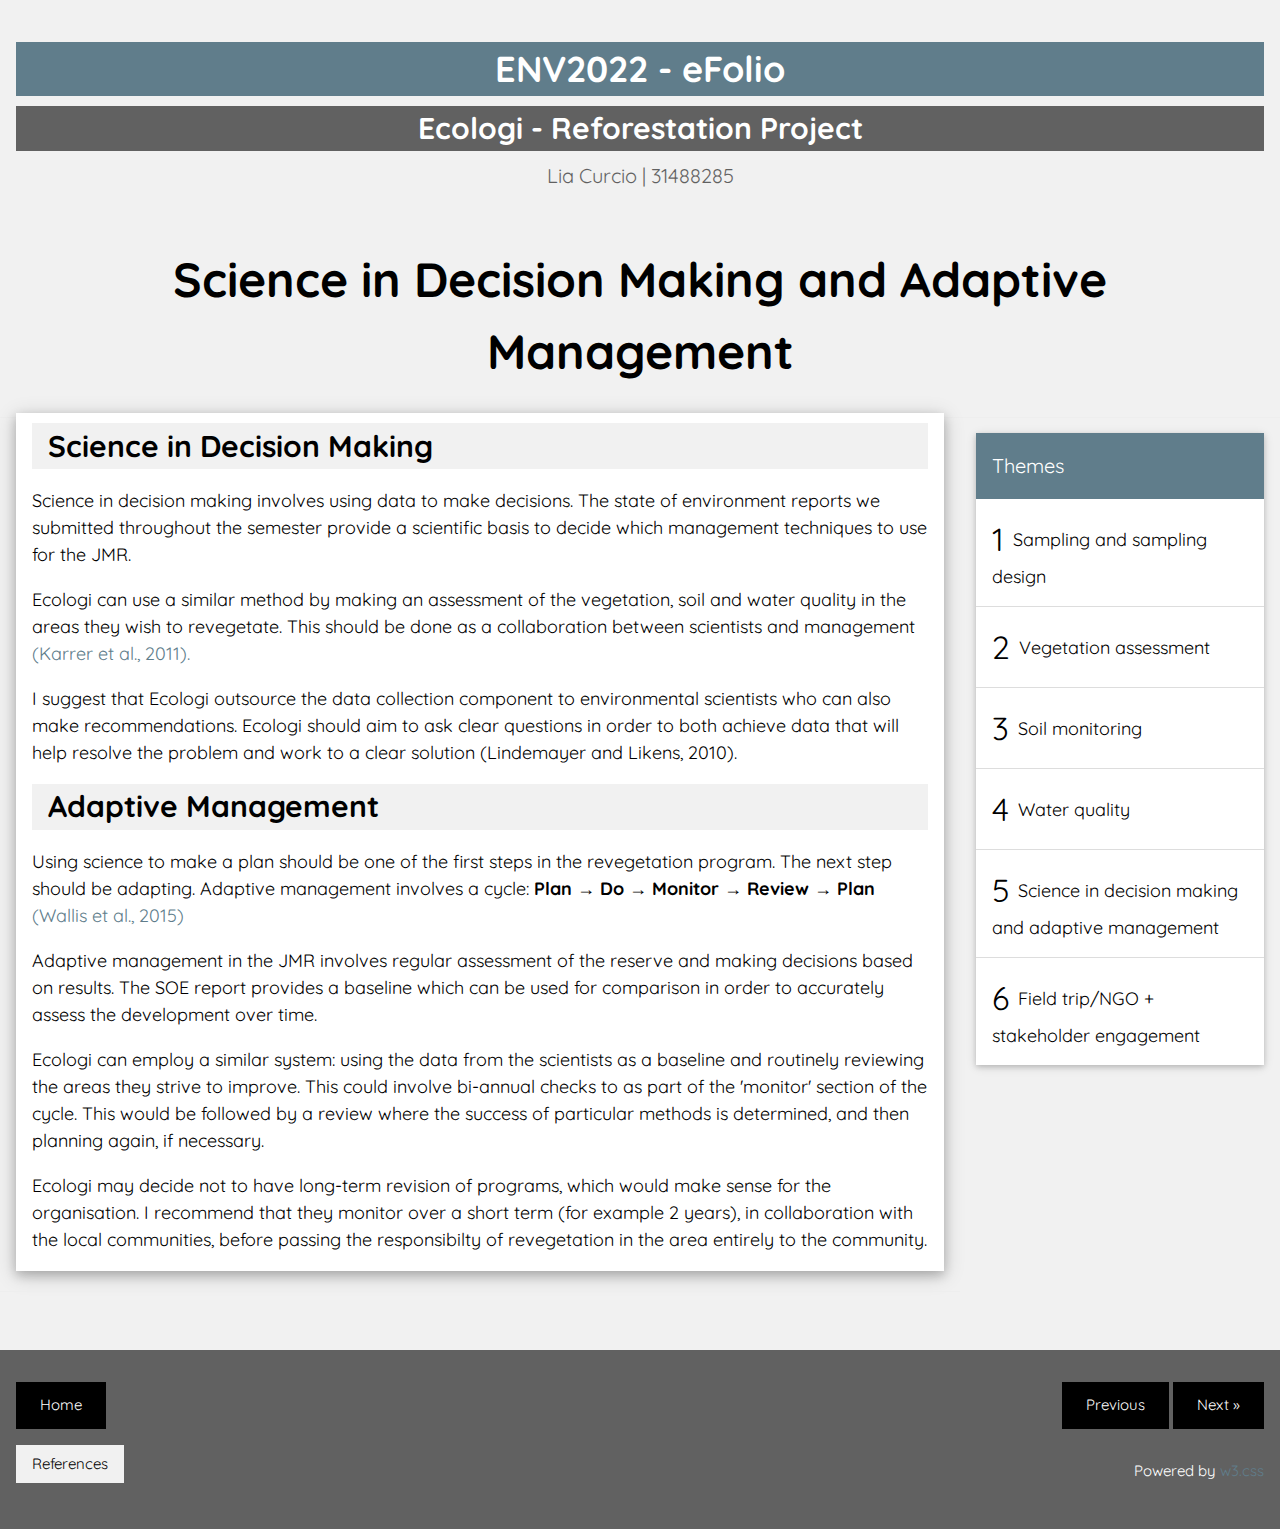
<file: t5.html>
<!DOCTYPE html>
<html>
<head>
<title>W3.CSS Template</title>
<meta charset="UTF-8">
<meta name="viewport" content="width=device-width, initial-scale=1">
<link rel="stylesheet" href="https://www.w3schools.com/w3css/4/w3.css">
<link rel="preconnect" href="https://fonts.googleapis.com">
<link rel="preconnect" href="https://fonts.gstatic.com" crossorigin>
<link href="https://fonts.googleapis.com/css2?family=Quicksand&display=swap" rel="stylesheet">
<link rel="stylesheet" href="flow.css">

<style>
body,h1,h2,h3,h4,h5 {font-family: "Quicksand", sans-serif}
</style>
<script src="include.js"></script>
<base target="_blank">
</head>
<body class="w3-light-grey">

<!-- w3-content defines a container for fixed size centered content, 
and is wrapped around the whole page content, except for the footer in this example -->
<div class="w3-content" style="max-width:1400px">

<!-- Header -->
<div w3-include-html="header.html"></div>
<div class="w3-container w3-center">
  <h1 style="font-size: xxx-large;"><b>Science in Decision Making and Adaptive Management</b></h1>
</div>

<!-- Grid -->
<div class="w3-row">

<!-- Blog entries -->
<div class="w3-col s9">
  <!-- Blog entry -->
  <div class="w3-card-4 w3-margin w3-white">
    <div class="w3-container s8" style="font-size: large;">
      <h2 class="w3-container w3-light-grey"><b>Science in Decision Making</b></h2>
      <p>Science in decision making involves using data to make decisions. The state of environment reports we submitted throughout the semester provide a scientific basis to decide which management techniques to use for the JMR.</p> 
      <p>Ecologi can use a similar method by making an assessment of the vegetation, soil and water quality in the areas they wish to revegetate. This should be done as a collaboration between scientists and management <a href="https://search.issuelab.org/resource/a-decision-maker-s-guide-to-using-science.html">(Karrer et al., 2011).</a> </p>
      <p>I suggest that Ecologi outsource the data collection component to environmental scientists who can also make recommendations. Ecologi should aim to ask clear questions in order to both achieve data that will help resolve the problem and work to a clear solution (Lindemayer and Likens, 2010). </p>
      <h2 class="w3-container w3-light-grey"><b>Adaptive Management</b></h2>
      <p>Using science to make a plan should be one of the first steps in the revegetation program. The next step should be adapting. Adaptive management involves a cycle: <b>Plan &rarr; Do &rarr; Monitor &rarr; Review &rarr; Plan</b> <a href="https://terranova.org.au/repository/southern-slopes-nrm-collection/southern-slopes-information-portal-report-climate-change-adaptation-information-for-natural-resource-planning-and-implementation-1/southern-slopes-information-portal-report.pdf/view">(Wallis et al., 2015)</a></p>
      <p>Adaptive management in the JMR involves regular assessment of the reserve and making decisions based on results. The SOE report provides a baseline which can be used for comparison in order to accurately assess the development over time.</p>
      <p>Ecologi can employ a similar system: using the data from the scientists as a baseline and routinely reviewing the areas they strive to improve. This could involve bi-annual checks to as part of the 'monitor' section of the cycle. This would be followed by a review where the success of particular methods is determined, and then planning again, if necessary.</p>
      <p>Ecologi may decide not to have long-term revision of programs, which would make sense for the organisation. I recommend that they monitor over a short term (for example 2 years), in collaboration with the local communities, before passing the responsibilty of revegetation in the area entirely to the community.</p>
    </div>
  </div>
    <hr>
<!-- END BLOG ENTRIES -->
</div>

<!-- Right column -->
   <div w3-include-html="themes.html"></div>

<!-- END GRID -->
</div><br>

<!-- END w3-content -->
</div>

<!-- Footer -->
<footer class="w3-container w3-dark-grey w3-padding-32 w3-margin-top">
  <button class="w3-button w3-black w3-padding-large w3-margin-bottom" onclick="location.href='index.html';">Home</button>
  <div style="float: right;">
  <button class="w3-button w3-black w3-padding-large w3-margin-bottom" onclick="location.href='t4.html';">Previous</button>
  <button class="w3-button w3-black w3-padding-large w3-margin-bottom" onclick="location.href='t6.html';">Next »</button>
  </div>
  <br>
  <button class="w3-button w3-light-grey" onclick="location.href='ref.html';">References</button>
  <p style="float: right;">Powered by <a href="https://www.w3schools.com/w3css/default.asp">w3.css</a></p>
</footer>

<script>
  includeHTML();


  </script>

</body>
</html>
</file>
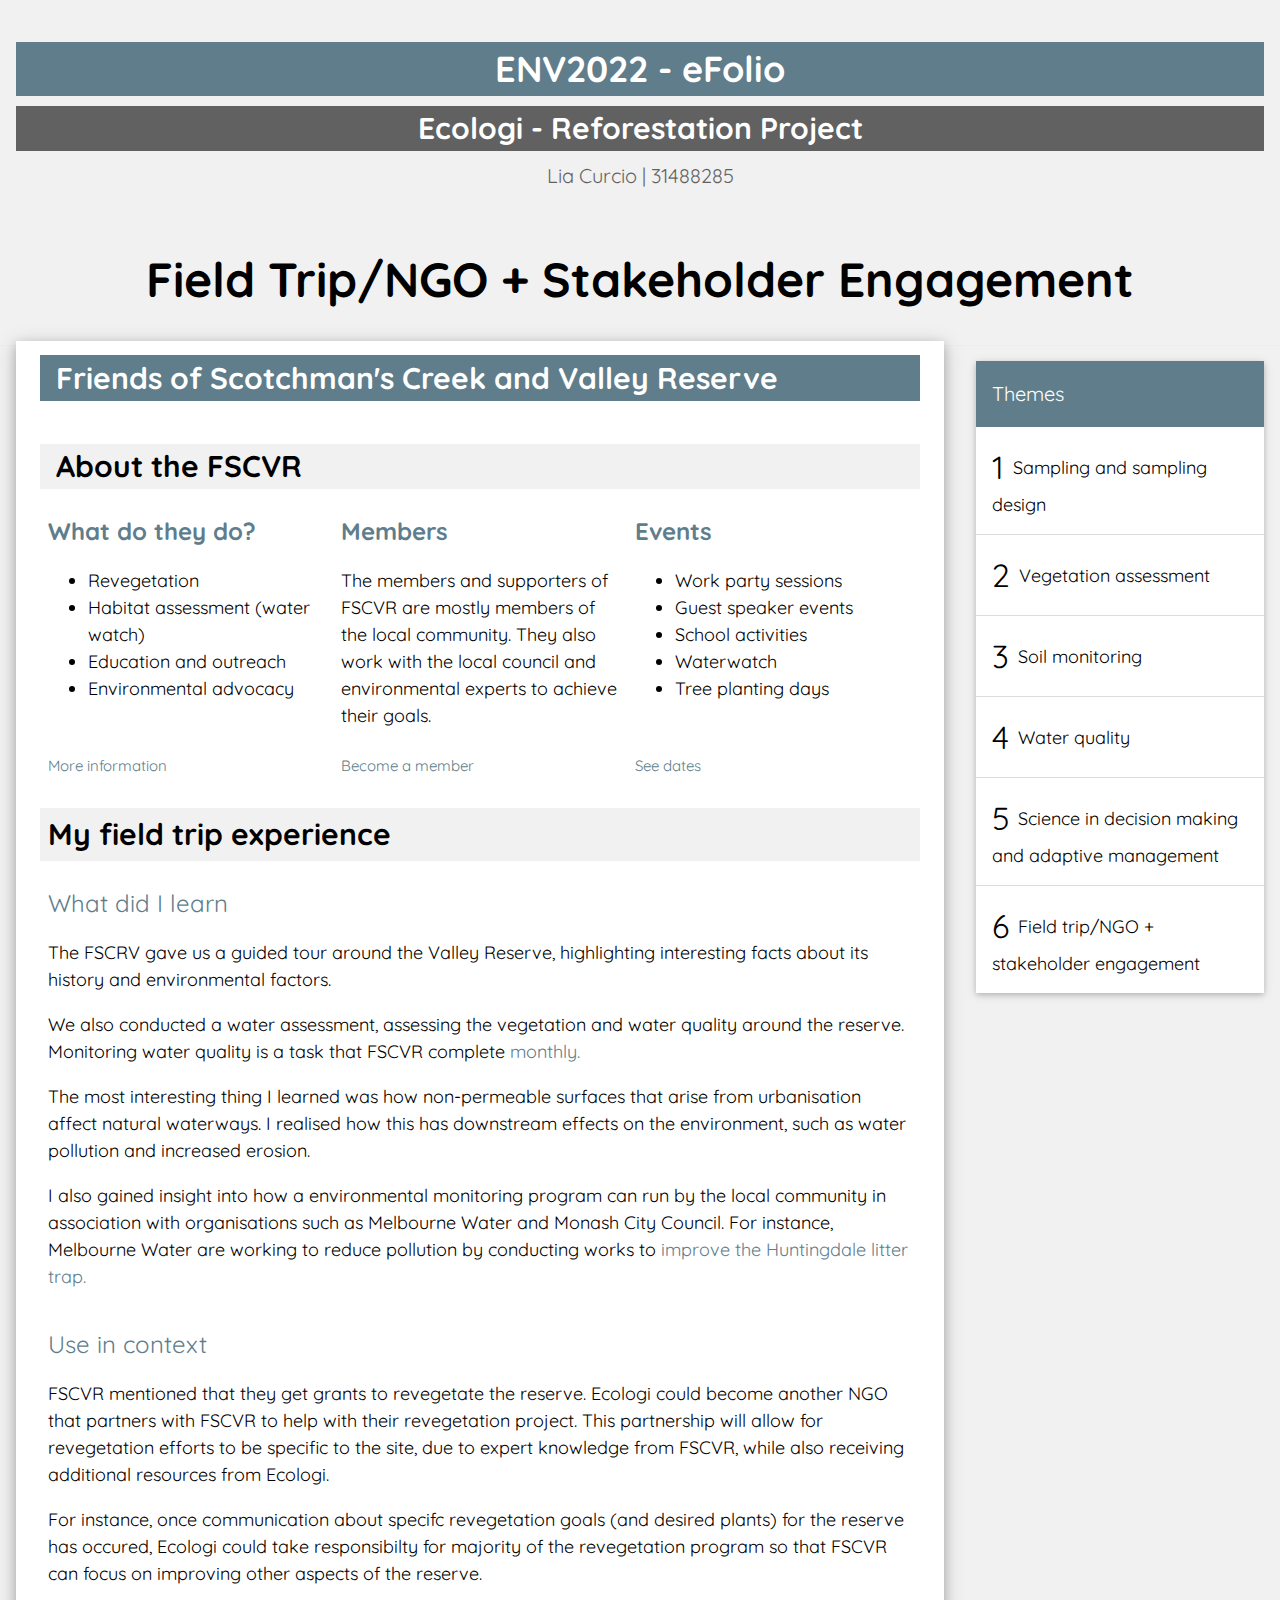
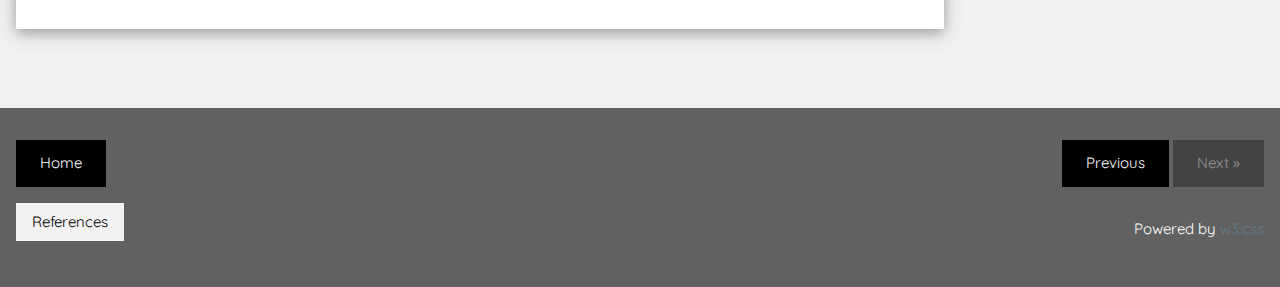
<file: t6.html>
<!DOCTYPE html>
<html>
<head>
<title>W3.CSS Template</title>
<meta charset="UTF-8">
<meta name="viewport" content="width=device-width, initial-scale=1">
<link rel="stylesheet" href="https://www.w3schools.com/w3css/4/w3.css">
<link rel="preconnect" href="https://fonts.googleapis.com">
<link rel="preconnect" href="https://fonts.gstatic.com" crossorigin>
<link href="https://fonts.googleapis.com/css2?family=Quicksand&display=swap" rel="stylesheet">
<link rel="stylesheet" href="flow.css">
<style>
body,h1,h2,h3,h4,h5 {font-family: "Quicksand", sans-serif}
</style>
<script src="include.js"></script>
<base target="_blank">
</head>
<body class="w3-light-grey">

<!-- w3-content defines a container for fixed size centered content, 
and is wrapped around the whole page content, except for the footer in this example -->
<div class="w3-content" style="max-width:1400px">

<!-- Header -->
<div w3-include-html="header.html"></div>
<div class="w3-container w3-center">
  <h1 style="font-size: xxx-large;"><b>Field Trip/NGO + Stakeholder Engagement</b></h1>
</div>

<!-- Grid -->
<div class="w3-row">

<!-- Blog entries -->
<div class="w3-col s9">
  <!-- Blog entry -->
  <div class="w3-card-4 w3-margin w3-white w3-padding-small">

    <div class="w3-container">
      <h2 class="w3-container w3-blue-grey"><b>Friends of Scotchman's Creek and Valley Reserve</b></h2>
      <br>
      <h2 class="w3-container w3-light-grey"><b>About the FSCVR</b></h2>
      <div class="w3-row">
        <div class="w3 container w3-col s4 w3-padding-small">
          <h3 class="w3-text-blue-gray"><b>What do they do?</b></h3>
          <ul style="font-size: large;">
            <li>Revegetation</li>
            <li>Habitat assessment (water watch)</li>
            <li>Education and outreach</li>
            <li>Environmental advocacy</li>
          </ul>
        </div>
        <div class="w3-col s4 w3-padding-small ">
          <h3 class="w3-text-blue-gray"><b>Members</b></h3>
          <p style="font-size: large;">The members and supporters of FSCVR are mostly members of the local community.
            They also work with the local council and environmental experts to achieve their goals.</p>
        </div>
        <div class="w3-col s4 w3-padding-small">
          <h3 class="w3-text-blue-gray"><b>Events</b></h3>
          <ul style="font-size: large;">
            <li>Work party sessions</li>
            <li>Guest speaker events</li>
            <li>School activities</li>
            <li>Waterwatch</li>
            <li>Tree planting days</li>
          </ul>
        </div>
      </div>
      <div class="w3-row">
        <div class="w3-container w3-col s4 w3-padding-small">
          <a href="https://www.scotchmanscreekfriends.org.au/home.htm" >More information</a>
        </div>
        <div class="w3-container w3-col s4 w3-padding-small">
          <a href="https://www.scotchmanscreekfriends.org.au/membership.htm">Become a member</a>
        </div>
        <div class="w3-container w3-col s4 w3-padding-small">
          <a href="https://www.scotchmanscreekfriends.org.au/events.htm">See dates</a>
        </div>
      </div>
    </div>
    <div class="w3-row w3-margin">
    <h2 class="w3-container w3-light-grey w3-padding-small"><b>My field trip experience</b></h2>
    <div class="w3-row" style="font-size: large;">
      <div class="w3-col w3-padding-small">
        <h3 class="w3-text-blue-gray">What did I learn</h3>
        <p>The FSCRV gave us a guided tour around the Valley Reserve, highlighting interesting facts about its history and environmental factors.</p>
        <p>We also conducted a water assessment, assessing the vegetation and water quality around the reserve. Monitoring water quality is a task that FSCVR complete <a href="https://www.scotchmanscreekfriends.org.au/waterwatch.htm">monthly.</a> </p>
        <p>The most interesting thing I learned was how non-permeable surfaces that arise from urbanisation affect natural waterways. I realised how this has downstream effects on the environment, such as water pollution and increased erosion.</p>
        <p>I also gained insight into how a environmental monitoring program can run by the local community in association with organisations such as Melbourne Water and Monash City Council. For instance, Melbourne Water are working to reduce pollution by conducting works to <a href="https://www.melbournewater.com.au/services/projects/huntingdale-wetlands-litter-trap-upgrade">improve the Huntingdale litter trap.</a> </p>
      </div>
      <div class="w3-col w3-padding-small">
        <h3 class="w3-text-blue-gray">Use in context</h3>
        <p>FSCVR mentioned that they get grants to revegetate the reserve. Ecologi could become another NGO that partners with FSCVR to help with their revegetation project. This partnership will allow for revegetation efforts to be specific to the site, due to expert knowledge from FSCVR, while also receiving additional resources from Ecologi.</p>
        <p>For instance, once communication about specifc revegetation goals (and desired plants) for the reserve has occured, Ecologi could take responsibilty for majority of the revegetation program so that FSCVR can focus on improving other aspects of the reserve. </p>

      </div>

    </div>
  </div>
  </div>
  <hr>
<!-- END BLOG ENTRIES -->
</div>

<!-- Right column -->
   <div w3-include-html="themes.html"></div>

<!-- END GRID -->
</div><br>

<!-- END w3-content -->
</div>

<!-- Footer -->
<footer class="w3-container w3-dark-grey w3-padding-32 w3-margin-top">
  <button class="w3-button w3-black w3-padding-large w3-margin-bottom" onclick="location.href='index.html';">Home</button>
  <div style="float: right;">
  <button class="w3-button w3-black w3-padding-large w3-margin-bottom" onclick="location.href='t5.html';">Previous</button>
  <button class="w3-button w3-black w3-disabled w3-padding-large w3-margin-bottom">Next »</button>
  </div>
  <br>
  <button class="w3-button w3-light-grey" onclick="location.href='ref.html';">References</button>
  <p style="float: right;">Powered by <a href="https://www.w3schools.com/w3css/default.asp">w3.css</a></p>
</footer>

<script>
  includeHTML();
  </script>

</body>
</html>
</file>
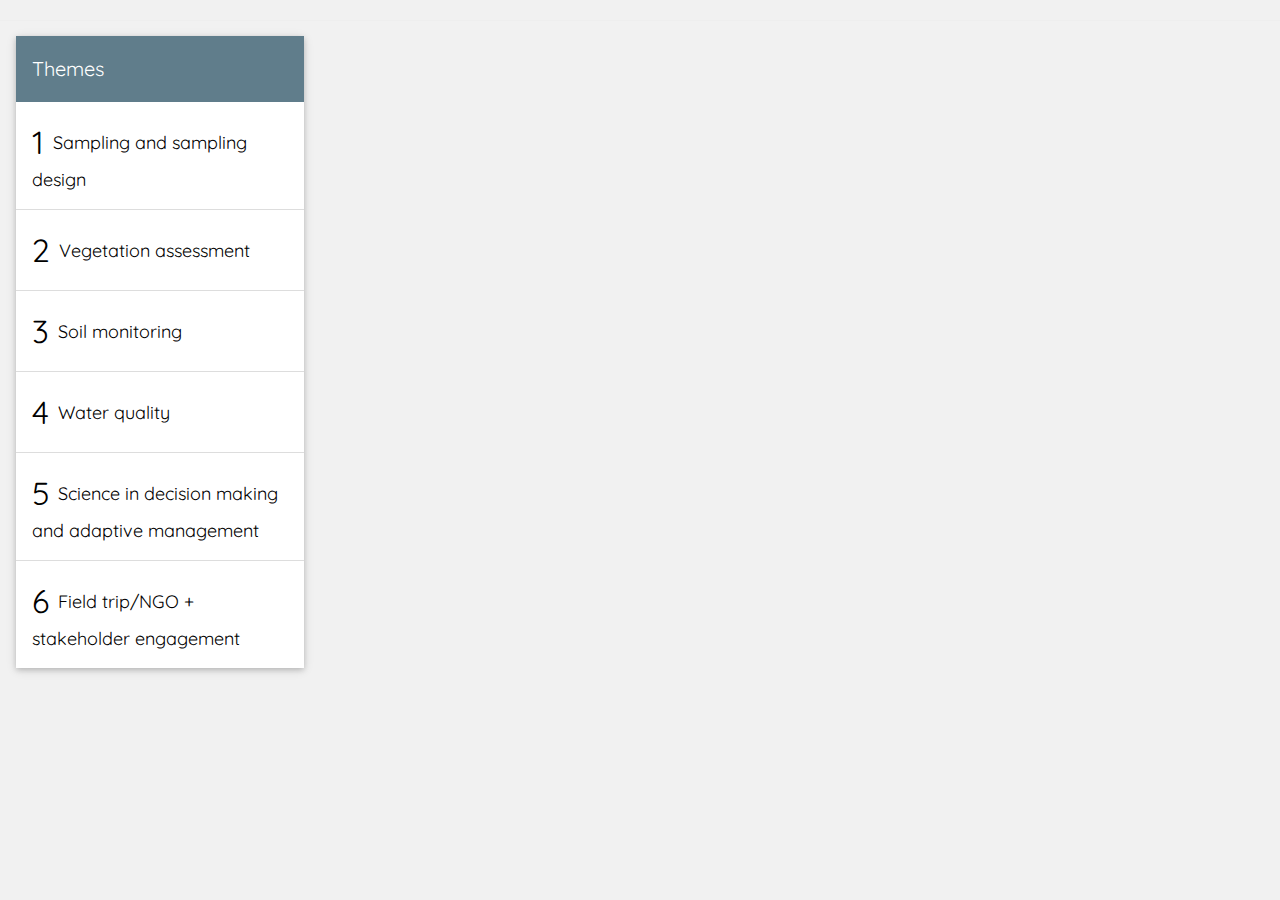
<file: themes.html>
<!DOCTYPE html>
<html>
<head>
<title>W3.CSS Template</title>
<meta charset="UTF-8">
<meta name="viewport" content="width=device-width, initial-scale=1">
<link rel="stylesheet" href="https://www.w3schools.com/w3css/4/w3.css">
<link rel="preconnect" href="https://fonts.googleapis.com">
<link rel="preconnect" href="https://fonts.gstatic.com" crossorigin>
<link href="https://fonts.googleapis.com/css2?family=Quicksand&display=swap" rel="stylesheet">
<link rel="stylesheet" href="flow.css">
<style>
body,h1,h2,h3,h4,h5 {font-family: "Quicksand", sans-serif}
</style>
<script src="include.js"></script>
</head>
<body class="w3-light-grey">
  
  <!-- Posts -->
<div class="w3-col s3">
  <div class="w3-card w3-margin">
    <div class="w3-container w3-padding w3-blue-grey">
      <h4>Themes</h4>
    </div>
    <ul class="w3-ul w3-hoverable w3-white">
      <li class="w3-padding-16" onclick="location.href = 't1.html';">
        <span style="font-size: xx-large; vertical-align: middle;">1 </span>
        <span class="w3-large", style="vertical-align: middle;">Sampling and sampling design</span><br>
        
      </li>
      <li class="w3-padding-16" onclick="location.href = 't2.html';">
        <span style="font-size: xx-large; vertical-align: middle;">2 </span>
        <span class="w3-large", style="vertical-align: middle;">Vegetation assessment</span><br>
        
      </li>
      <li class="w3-padding-16" onclick="location.href = 't3.html';">
        <span style="font-size: xx-large; vertical-align: middle;">3 </span>
        <span class="w3-large", style="vertical-align: middle;">Soil monitoring</span><br>
        
      </li>
      <li class="w3-padding-16" onclick="location.href = 't4.html';">
        <span style="font-size: xx-large; vertical-align: middle;">4 </span>
        <span class="w3-large", style="vertical-align: middle;">Water quality</span><br>
        
      </li>
      <li class="w3-padding-16" onclick="location.href = 't5.html';">
        <span style="font-size: xx-large; vertical-align: middle;">5 </span>
        <span class="w3-large", style="vertical-align: middle;">Science in decision making and adaptive management</span><br>
        
      </li>
      <li class="w3-padding-16" onclick="location.href = 't6.html';">
        <span style="font-size: xx-large; vertical-align: middle;">6 </span>
        <span class="w3-large", style="vertical-align: middle;">Field trip/NGO + stakeholder engagement</span><br>
        
      </li>
    </ul>
  </div>
  </div>
  <hr>   
</body>
</html>
</file>
<file: flow.css>
table {
  border-collapse: collapse;
  width: 100%
}

td, th {
  border: 1px solid #dddddd;
  text-align: left;
  padding: 8px;
}


/* unvisited link */
a:link {
  color: #607d8b;
  text-decoration: none;
}

/* visited link */
a:visited {
  color: #607d8b;
}

/* mouse over link */
a:hover {
  color: hotpink;
}

/* selected link */
a:active {
  color: blue;
}

* {box-sizing:border-box}

/* Slideshow container */
.slideshow-container {
  max-width: 1000px;
  height: 550px;
  position: relative;
  margin: auto;
}

/* Hide the images by default */
.mySlides {
  display: none;
}

/* Next & previous buttons */
.prev, .next {
  cursor: pointer;
  position: absolute;
  top: 50%;
  width: auto;
  margin-top: -22px;
  padding: 16px;
  color: white;
  background-color: #9e9e9e;
  opacity: 0.3;
  font-weight: bold;
  font-size: 18px;
  transition: 0.6s ease;
  border-radius: 0 3px 3px 0;
  user-select: none;
}

/* Position the "next button" to the right */
.next {
  right: 0;
  border-radius: 3px 0 0 3px;
}

/* On hover, add a black background color with a little bit see-through */
.prev:hover, .next:hover {
  background-color: rgba(0,0,0,0.7);
  opacity: 1;
}

/* Caption text */
.text {
  color: #f2f2f2;
  font-size: 15px;
  padding: 8px 12px;
  position: absolute;
  bottom: 8px;
  width: 100%;
  text-align: center;
}

/* Number text (1/3 etc) */
.numbertext {
  color: #bbb;
  font-size: 12px;
  padding: 8px 12px;
  position: absolute;
  top: 0;
}

/* The dots/bullets/indicators */
.dot {
  cursor: pointer;
  height: 15px;
  width: 15px;
  margin: 0 2px;
  background-color: #bbb;
  border-radius: 50%;
  display: inline-block;
  transition: background-color 0.6s ease;
}

.active, .dot:hover {
  background-color: #717171;
}

/* Fading animation */
.fade {
  animation-name: fade;
  animation-duration: 1.5s;
}

@keyframes fade {
  from {opacity: .4}
  to {opacity: 1}
}

.circle {
  height: 500px;
  width: 500px;
  z-index:1;
  position: relative;
  margin-top: 60px;
}

dl {
  z-index:2;  
  position: relative;
  top: -365px;
  left: 130px;
  list-style-type: none;

}
dd {
    position: absolute;
    width: 150px;
    height: 150px;
    background-color:#607d8b;
    border-radius:50%;
    padding: 5px;
	overflow:hidden;
	display: table;
	
	span {
	width: 100px; 
    text-align:center;
    display:block;
		margin:auto;
		margin-top: 10px;
		line-height: 12px;
		font-size: 12px;
		vertical-align:middle;
		display: table-cell;
	}
	
}
</file>
